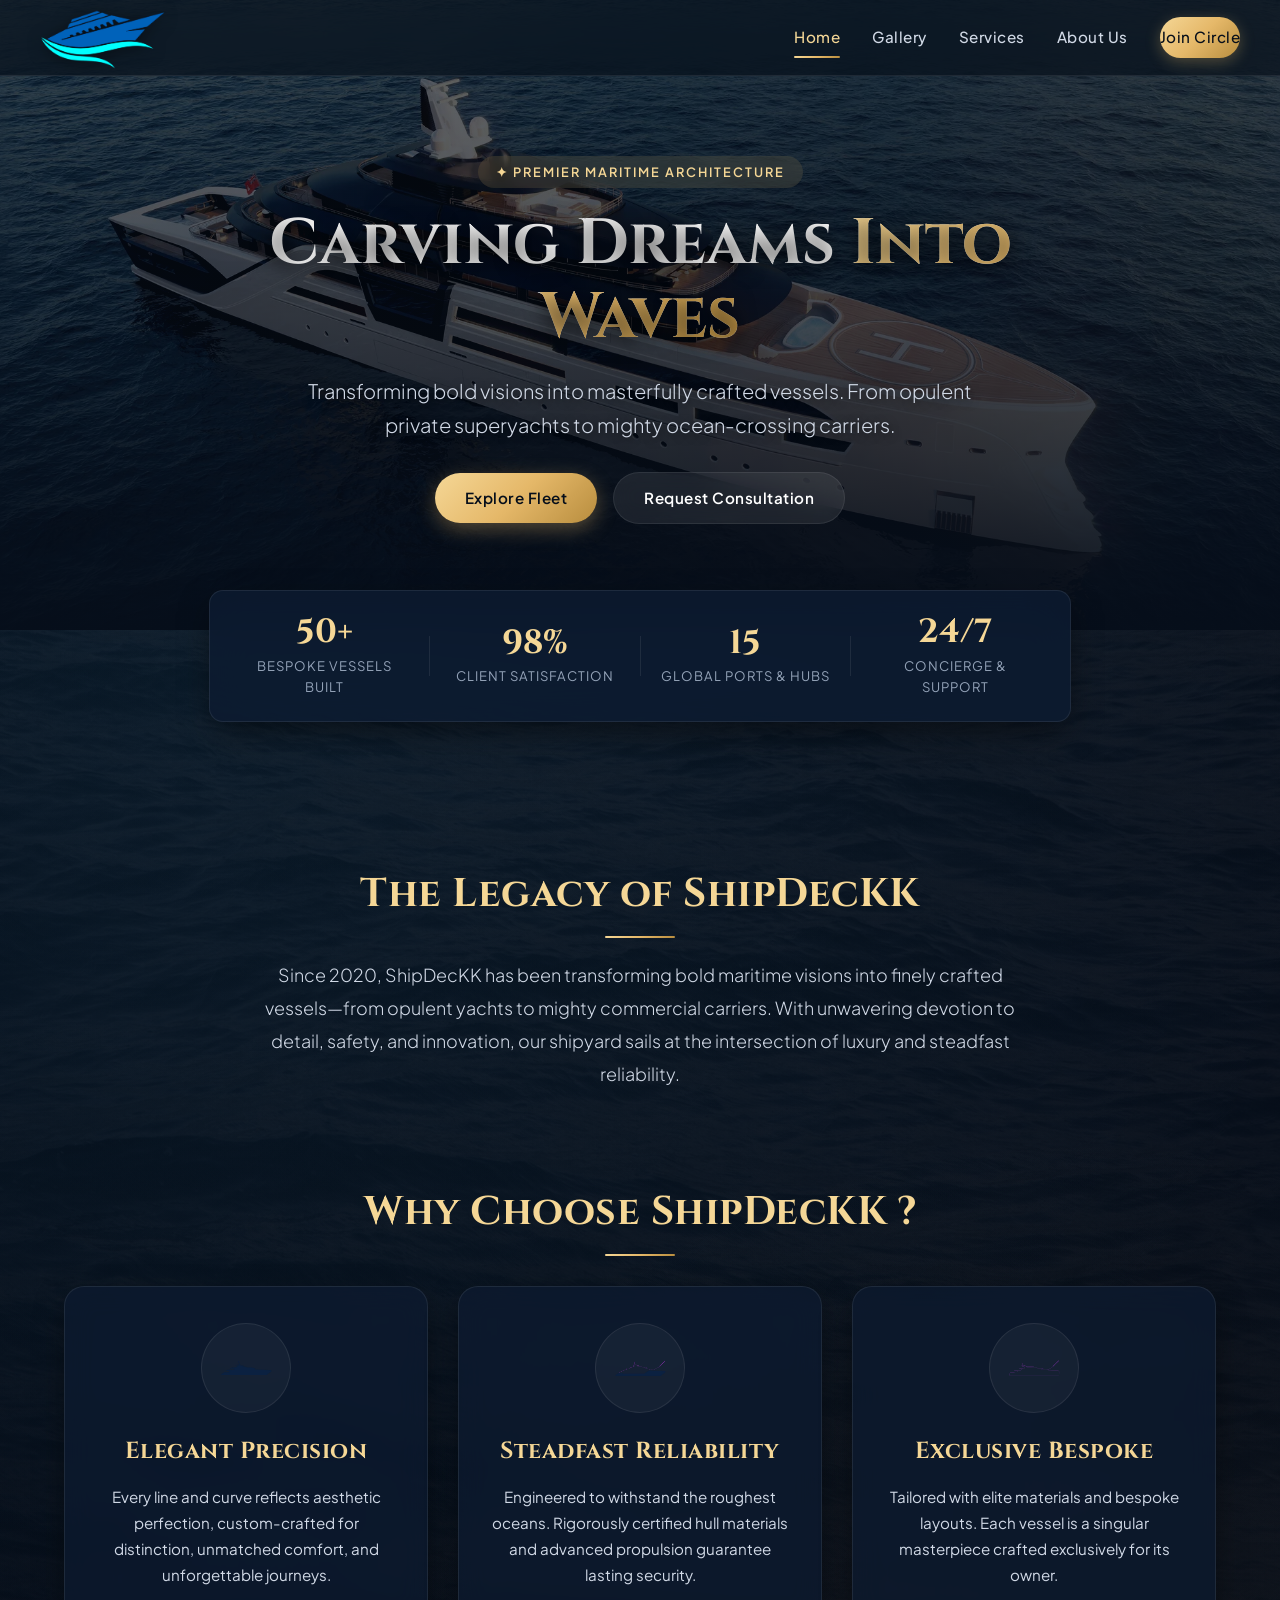
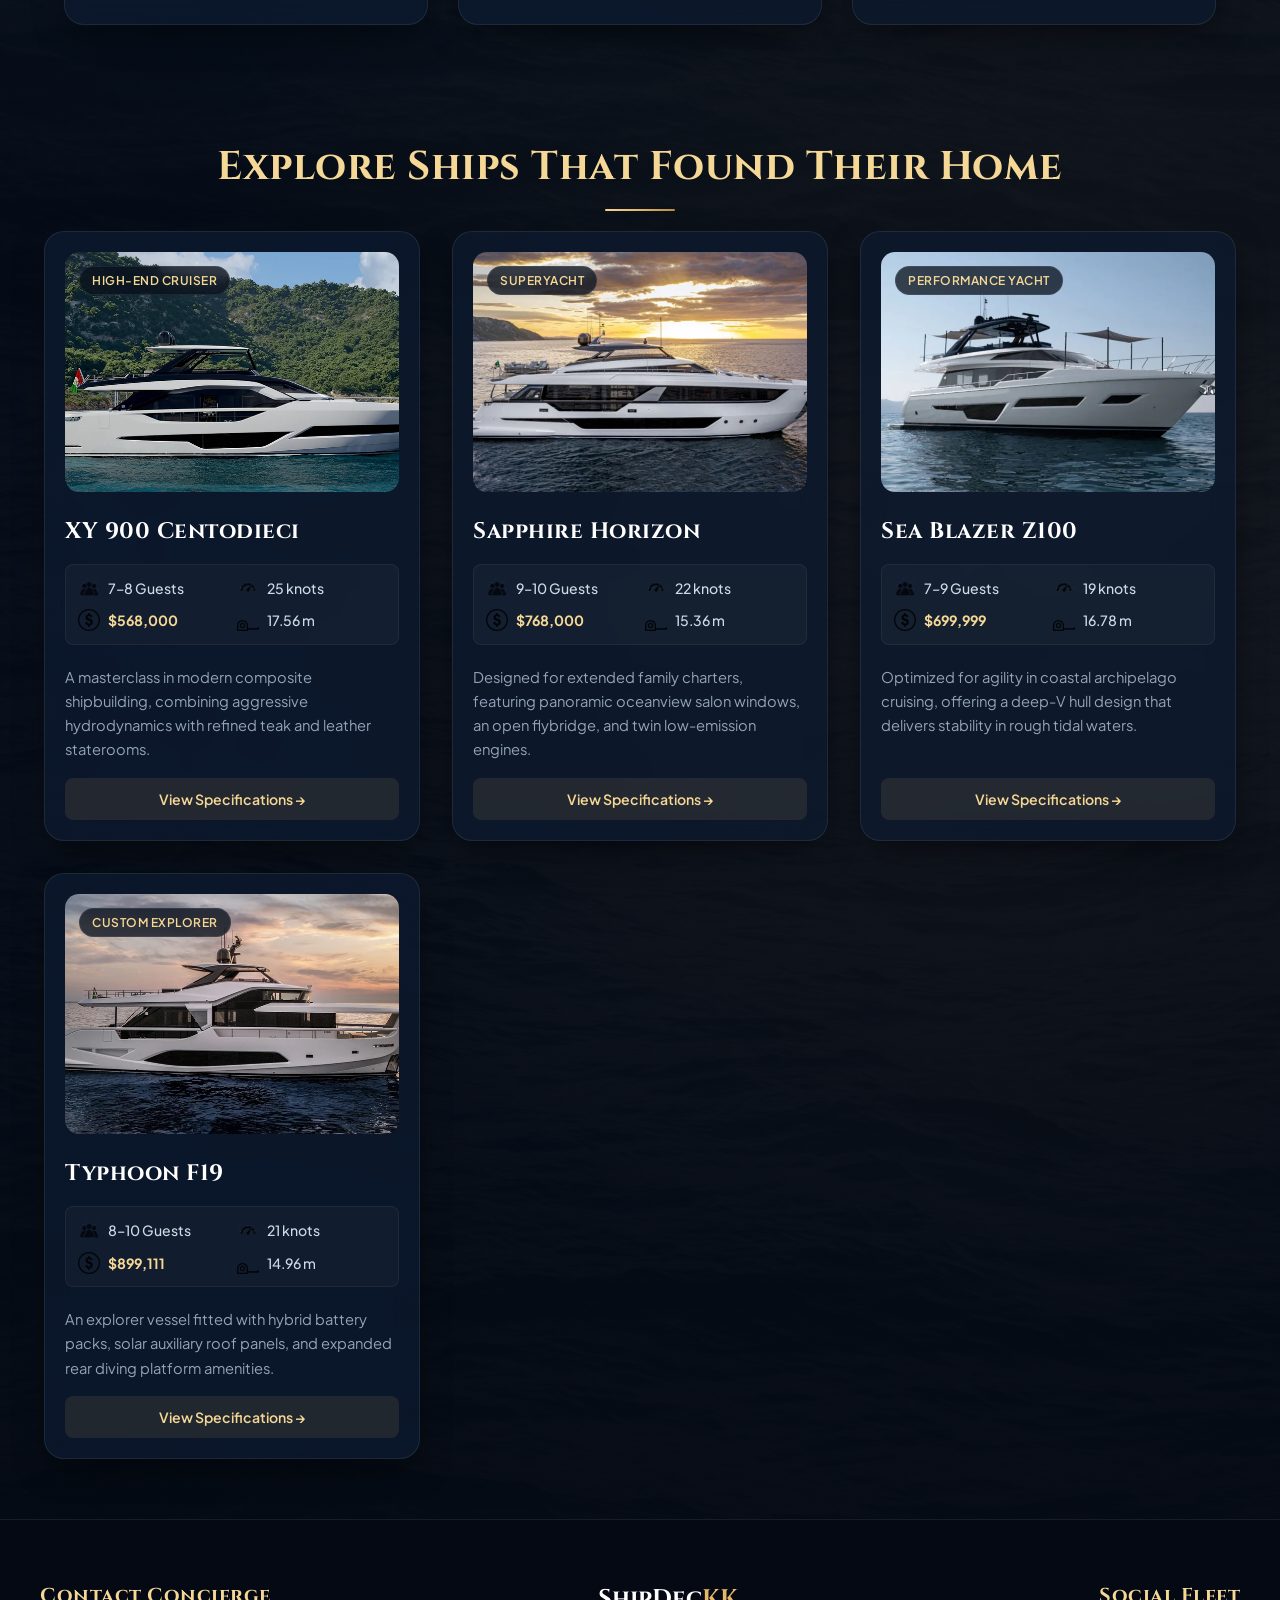
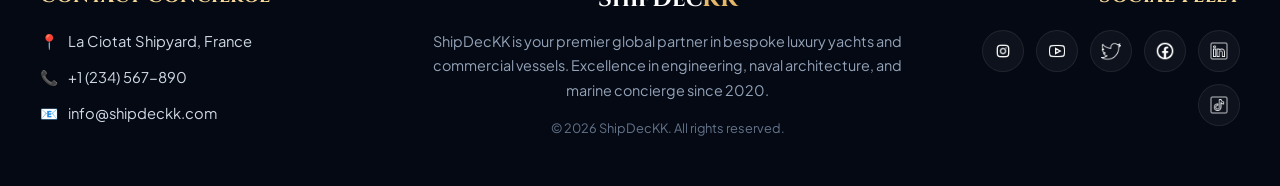
<file: index.html>
<!DOCTYPE html>
<html lang="en">
<head>
    <meta charset="UTF-8">
    <meta name="viewport" content="width=device-width, initial-scale=1.0">
    <title>ShipDecKK — Luxury Yachts & Commercial Vessels</title>
    <meta name="description" content="ShipDecKK crafts premier luxury yachts and high-performance commercial cargo ships with world-class maritime architecture.">
    <link rel="website icon" type="image/png" href="assets/img/logo-shipdeckk.png">
    <link rel="preload" as="image" href="assets/img/4223_3ba0f.webp">
    <link rel="stylesheet" href="styles.css">
</head>
<body>
    <!-- Top Header Navigation -->
    <header class="header">
        <div class="header-brand">
            <a href="index.html">
                <img src="assets/img/logo-shipdeckk.png" alt="ShipDecKK Crest Logo" class="logo" width="125" height="42">
            </a>
        </div>
        <button class="nav-toggle" id="navToggle" aria-label="Toggle Navigation Menu">
            <span></span>
            <span></span>
            <span></span>
        </button>
        <nav class="navigation"> 
            <a href="index.html" class="active">Home</a>
            <a href="gallery.html">Gallery</a>
            <a href="service.html">Services</a>
            <a href="aboutus.html">About Us</a>
            <a href="subscription.html" class="nav-cta-btn">Join Circle</a>
        </nav>
    </header>

    <!-- Hero Banner with Cinematic Overlay -->
    <section class="Header_photo">
        <picture>
            <source srcset="assets/img/4223_3ba0f.webp" type="image/webp">
            <img src="assets/img/4223_3ba0f.jpg" alt="Luxury yacht sailing across open ocean at sunset" fetchpriority="high">
        </picture>
        <div class="hero-overlay"></div>
        <div class="hero-content">
            <div class="hero-badge">✦ Premier Maritime Architecture</div>
            <h1 class="hero-title">Carving Dreams <span class="gold-accent">Into Waves</span></h1>
            <p class="hero-subtitle">
                Transforming bold visions into masterfully crafted vessels. From opulent private superyachts to mighty ocean-crossing carriers.
            </p>
            <div class="hero-actions">
                <a href="#discover" class="btn btn-primary">Explore Fleet</a>
                <a href="subscription.html" class="btn btn-glass">Request Consultation</a>
            </div>
        </div>
    </section>

    <!-- Floating Stats Strip -->
    <section class="stats-strip">
        <div class="stat-item">
            <div class="stat-number">50+</div>
            <div class="stat-label">Bespoke Vessels Built</div>
        </div>
        <div class="stat-divider"></div>
        <div class="stat-item">
            <div class="stat-number">98%</div>
            <div class="stat-label">Client Satisfaction</div>
        </div>
        <div class="stat-divider"></div>
        <div class="stat-item">
            <div class="stat-number">15</div>
            <div class="stat-label">Global Ports & Hubs</div>
        </div>
        <div class="stat-divider"></div>
        <div class="stat-item">
            <div class="stat-number">24/7</div>
            <div class="stat-label">Concierge & Support</div>
        </div>
    </section>

    <!-- Brief Company Info -->
    <section class="Brief_info">
        <div class="katakiasan">
            <h2>The Legacy of ShipDecKK</h2>
        </div>
        <div class="teks">
            <p>
                Since 2020, ShipDecKK has been transforming bold maritime visions into finely crafted vessels—from opulent yachts to mighty commercial carriers. With unwavering devotion to detail, safety, and innovation, our shipyard sails at the intersection of luxury and steadfast reliability.
            </p>
        </div>
    </section>

    <!-- Value Proposition / Pillars -->
    <section class="Why_us">
        <div class="katakiasan">
            <h2>Why Choose ShipDecKK ?</h2>
        </div>
        <div class="infoinfo">
            <div class="reason">
                <img src="assets/img/series_family.webp" alt="Elegant Design Symbol" class="symbol" loading="lazy">
                <h3 class="reasonwhy">Elegant Precision</h3>
                <p>Every line and curve reflects aesthetic perfection, custom-crafted for distinction, unmatched comfort, and unforgettable journeys.</p>
            </div>
            <div class="reason">
                <img src="assets/img/smart_custom.webp" alt="Reliable Engineering Symbol" class="symbol" loading="lazy">
                <h3 class="reasonwhy">Steadfast Reliability</h3>
                <p>Engineered to withstand the roughest oceans. Rigorously certified hull materials and advanced propulsion guarantee lasting security.</p>
            </div>
            <div class="reason">
                <img src="assets/img/full_custom.webp" alt="Exclusive Customization Symbol" class="symbol" loading="lazy">
                <h3 class="reasonwhy">Exclusive Bespoke</h3>
                <p>Tailored with elite materials and bespoke layouts. Each vessel is a singular masterpiece crafted exclusively for its owner.</p>
            </div>
        </div>
    </section>

    <!-- Featured Fleet Showcase -->
    <section id="discover">
        <div class="persuation-words">
            <h2>Explore Ships That Found Their Home</h2>
        </div>

        <div class="ship-grid">
            <!-- Vessel 1 -->
            <div class="soldship">
                <div class="ship-media-wrapper">
                    <span class="ship-badge">High-End Cruiser</span>
                    <picture>
                        <source srcset="assets/img/gambar-discover-home-3.webp" type="image/webp">
                        <img src="assets/img/gambar-discover-home-3.jpg" alt="XY 900 Centodieci luxury yacht" class="ships" loading="lazy">
                    </picture>
                </div>
                <h3 class="shipname">XY 900 Centodieci</h3>
                <div class="infoship">
                    <div class="spec-pill">
                        <img src="assets/img/logo-orang.webp" alt="Capacity Icon">
                        <p>7–8 Guests</p>
                    </div>
                    <div class="spec-pill">
                        <img src="assets/img/speedometer-icon-illustration-png.webp" alt="Speed Icon">
                        <p>25 knots</p>
                    </div>
                    <div class="spec-pill price">
                        <img src="assets/img/664936_sign_512x512.webp" alt="Price Icon">
                        <p>$568,000</p>
                    </div>
                    <div class="spec-pill">
                        <img src="assets/img/meteran-1024.webp" alt="Length Icon">
                        <p>17.56 m</p>
                    </div>
                </div>
                <p>A masterclass in modern composite shipbuilding, combining aggressive hydrodynamics with refined teak and leather staterooms.</p>
                <a href="gallery.html" class="card-action-btn">View Specifications &rarr;</a>
            </div>

            <!-- Vessel 2 -->
            <div class="soldship">
                <div class="ship-media-wrapper">
                    <span class="ship-badge">Superyacht</span>
                    <picture>
                        <source srcset="assets/img/gambar-discover-home-2.webp" type="image/webp">
                        <img src="assets/img/gambar-discover-home-2.jpg" alt="Sapphire Horizon luxury yacht" class="ships" loading="lazy">
                    </picture>
                </div>
                <h3 class="shipname">Sapphire Horizon</h3>
                <div class="infoship">
                    <div class="spec-pill">
                        <img src="assets/img/logo-orang.webp" alt="Capacity Icon">
                        <p>9–10 Guests</p>
                    </div>
                    <div class="spec-pill">
                        <img src="assets/img/speedometer-icon-illustration-png.webp" alt="Speed Icon">
                        <p>22 knots</p>
                    </div>
                    <div class="spec-pill price">
                        <img src="assets/img/664936_sign_512x512.webp" alt="Price Icon">
                        <p>$768,000</p>
                    </div>
                    <div class="spec-pill">
                        <img src="assets/img/meteran-1024.webp" alt="Length Icon">
                        <p>15.36 m</p>
                    </div>
                </div>
                <p>Designed for extended family charters, featuring panoramic oceanview salon windows, an open flybridge, and twin low-emission engines.</p>
                <a href="gallery.html" class="card-action-btn">View Specifications &rarr;</a>
            </div>

            <!-- Vessel 3 -->
            <div class="soldship">
                <div class="ship-media-wrapper">
                    <span class="ship-badge">Performance Yacht</span>
                    <picture>
                        <source srcset="assets/img/gambar-discover-home.webp" type="image/webp">
                        <img src="assets/img/gambar-discover-home.jpg" alt="Sea Blazer Z100 yacht" class="ships" loading="lazy">
                    </picture>
                </div>
                <h3 class="shipname">Sea Blazer Z100</h3>
                <div class="infoship">
                    <div class="spec-pill">
                        <img src="assets/img/logo-orang.webp" alt="Capacity Icon">
                        <p>7–9 Guests</p>
                    </div>
                    <div class="spec-pill">
                        <img src="assets/img/speedometer-icon-illustration-png.webp" alt="Speed Icon">
                        <p>19 knots</p>
                    </div>
                    <div class="spec-pill price">
                        <img src="assets/img/664936_sign_512x512.webp" alt="Price Icon">
                        <p>$699,999</p>
                    </div>
                    <div class="spec-pill">
                        <img src="assets/img/meteran-1024.webp" alt="Length Icon">
                        <p>16.78 m</p>
                    </div>
                </div>
                <p>Optimized for agility in coastal archipelago cruising, offering a deep-V hull design that delivers stability in rough tidal waters.</p>
                <a href="gallery.html" class="card-action-btn">View Specifications &rarr;</a>
            </div>

            <!-- Vessel 4 -->
            <div class="soldship">
                <div class="ship-media-wrapper">
                    <span class="ship-badge">Custom Explorer</span>
                    <picture>
                        <source srcset="assets/img/gambar-discover-home-4.webp" type="image/webp">
                        <img src="assets/img/gambar-discover-home-4.jpg" alt="Typhoon F19 yacht" class="ships" loading="lazy">
                    </picture>
                </div>
                <h3 class="shipname">Typhoon F19</h3>
                <div class="infoship">
                    <div class="spec-pill">
                        <img src="assets/img/logo-orang.webp" alt="Capacity Icon">
                        <p>8–10 Guests</p>
                    </div>
                    <div class="spec-pill">
                        <img src="assets/img/speedometer-icon-illustration-png.webp" alt="Speed Icon">
                        <p>21 knots</p>
                    </div>
                    <div class="spec-pill price">
                        <img src="assets/img/664936_sign_512x512.webp" alt="Price Icon">
                        <p>$899,111</p>
                    </div>
                    <div class="spec-pill">
                        <img src="assets/img/meteran-1024.webp" alt="Length Icon">
                        <p>14.96 m</p>
                    </div>
                </div>
                <p>An explorer vessel fitted with hybrid battery packs, solar auxiliary roof panels, and expanded rear diving platform amenities.</p>
                <a href="gallery.html" class="card-action-btn">View Specifications &rarr;</a>
            </div>
        </div>
    </section>

    <!-- Luxury Footer -->
    <footer class="footer">
        <div class="footer-left">
            <div class="contact_us">
                <h3>Contact Concierge</h3>
                <p>📍 <a href="https://www.google.com/maps/place/La+Ciotat,+France" target="_blank" rel="noopener">La Ciotat Shipyard, France</a></p>
                <p>📞 <a href="tel:+1234567890">+1 (234) 567-890</a></p>
                <p>📧 <a href="mailto:info@shipdeckk.com">info@shipdeckk.com</a></p>
            </div>

            <div class="closing">
                <div class="closing-brand">ShipDec<span>KK</span></div>
                <p>ShipDecKK is your premier global partner in bespoke luxury yachts and commercial vessels. Excellence in engineering, naval architecture, and marine concierge since 2020.</p>
                <p class="closing-copyright">&copy; 2026 ShipDecKK. All rights reserved.</p>
            </div>

            <div class="follow_us">
                <h3>Social Fleet</h3>
                <div class="iconsosmed">
                    <a href="https://www.instagram.com/" target="_blank" rel="noopener" aria-label="Instagram">
                        <img src="assets/img/icons8-instagram-48.webp" alt="Instagram">
                    </a>
                    <a href="https://www.youtube.com/" target="_blank" rel="noopener" aria-label="YouTube">
                        <img src="assets/img/icons8-youtube-32.webp" alt="YouTube">
                    </a>
                    <a href="https://www.twitter.com/" target="_blank" rel="noopener" aria-label="Twitter">
                        <img src="assets/img/icons8-twitter-bird-50.webp" alt="Twitter">
                    </a>
                    <a href="https://www.facebook.com/" target="_blank" rel="noopener" aria-label="Facebook">
                        <img src="assets/img/icons8-facebook-48.webp" alt="Facebook">
                    </a>
                    <a href="https://www.linkedin.com/" target="_blank" rel="noopener" aria-label="LinkedIn">
                        <img src="assets/img/icons8-linked-in-50.webp" alt="LinkedIn">
                    </a>
                    <a href="https://www.tiktok.com/" target="_blank" rel="noopener" aria-label="TikTok">
                        <img src="assets/img/icons8-tiktok-50.webp" alt="TikTok">
                    </a>
                </div>
            </div>
        </div>
    </footer>

    <script src="java.js"></script>
</body>
</html>
</file>
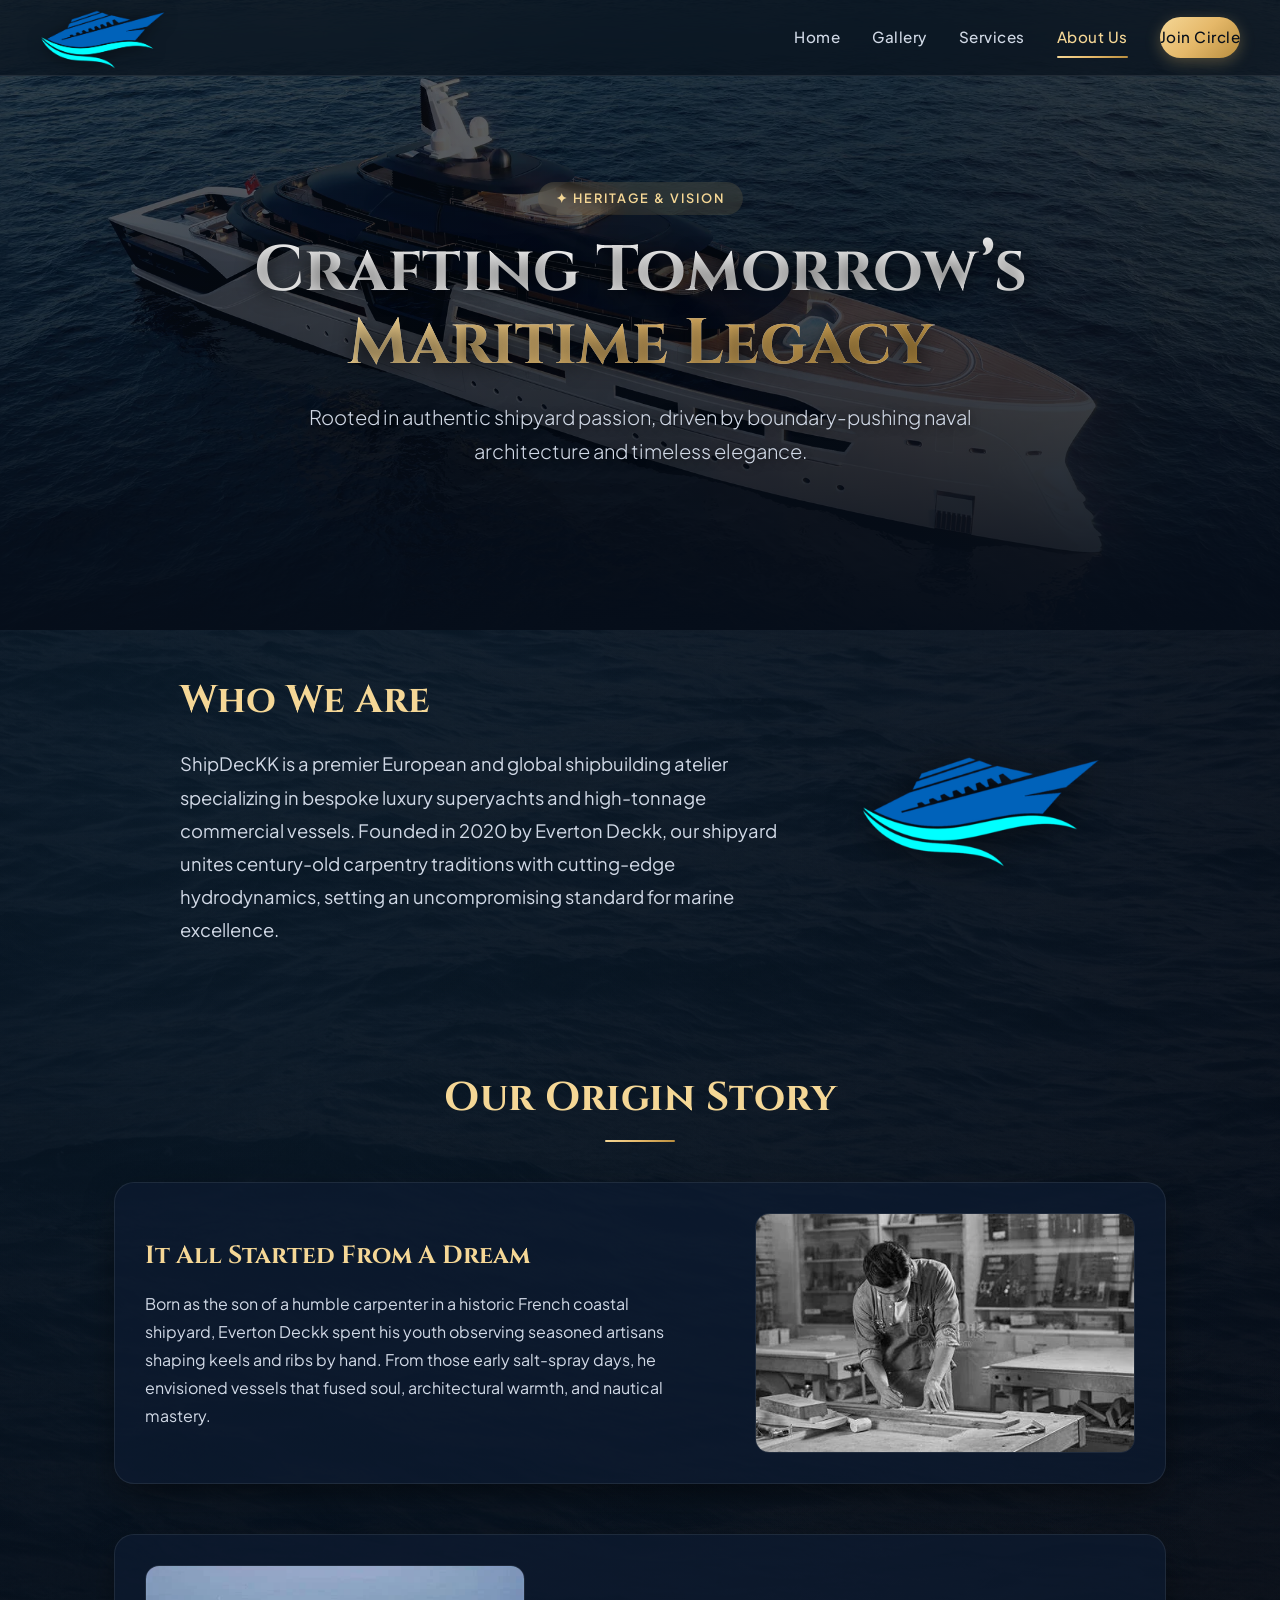
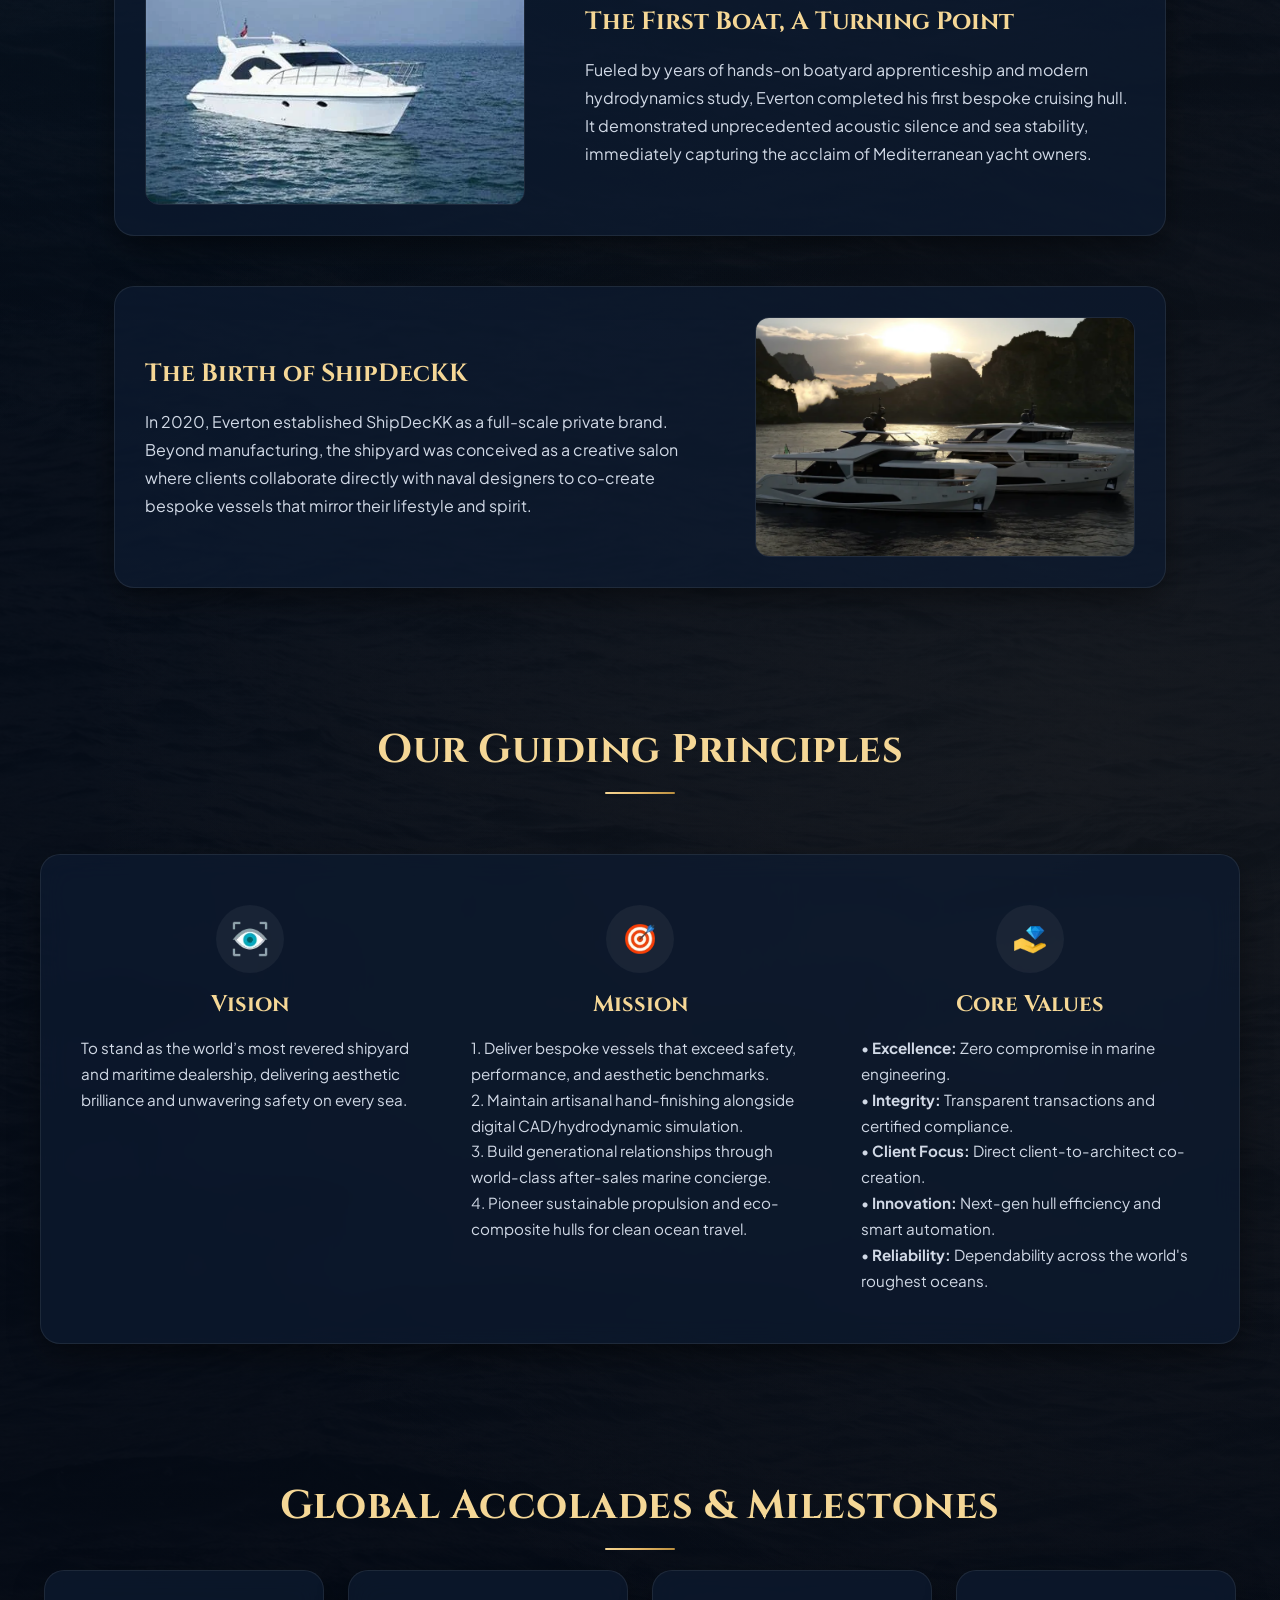
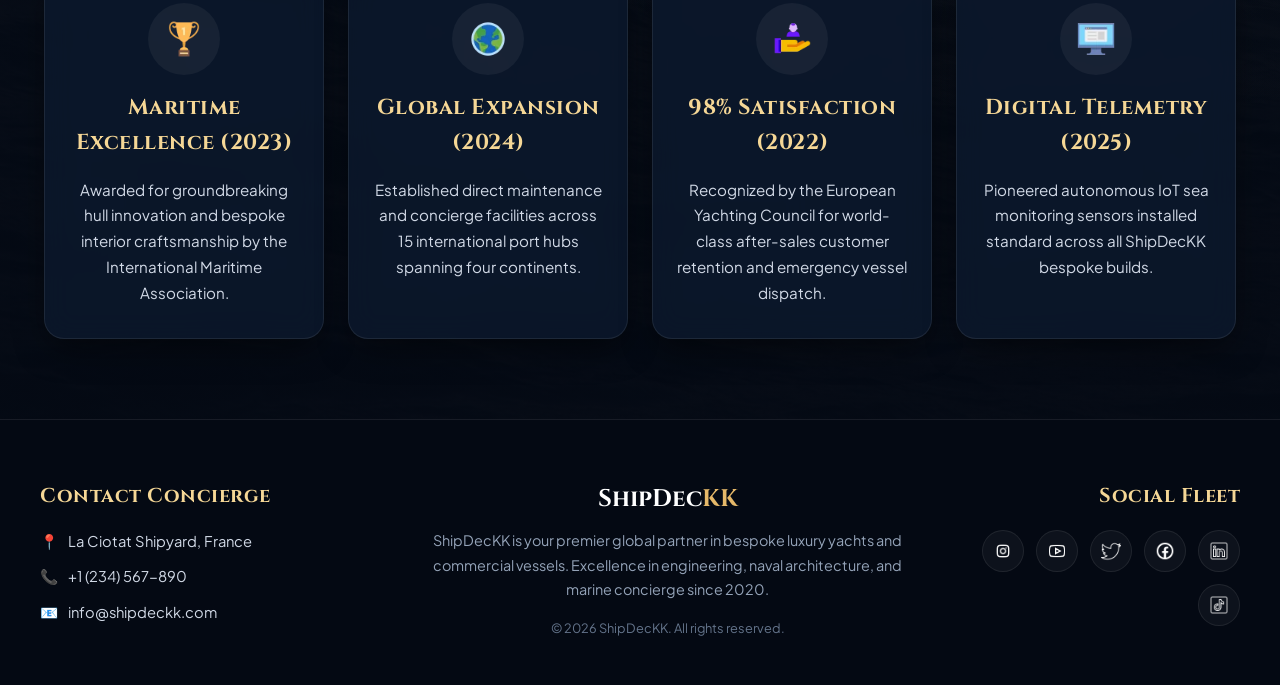
<file: aboutus.html>
<!DOCTYPE html>
<html lang="en">
<head>
    <meta charset="UTF-8">
    <meta name="viewport" content="width=device-width, initial-scale=1.0">
    <title>About Us & Heritage — ShipDecKK</title>
    <meta name="description" content="Discover the origins of ShipDecKK: founded by Everton Deckk, dedicated to luxury yacht craftsmanship, high-performance naval engineering, and ocean innovation.">
    <link rel="website icon" type="image/png" href="assets/img/logo-shipdeckk.png">
    <link rel="preload" as="image" href="assets/img/4223_3ba0f.webp">
    <link rel="stylesheet" href="styles.css">
</head>
<body>
    <!-- Top Header Navigation -->
    <header class="header">
        <div class="header-brand">
            <a href="index.html">
                <img src="assets/img/logo-shipdeckk.png" alt="ShipDecKK Crest Logo" class="logo" width="125" height="42">
            </a>
        </div>
        <button class="nav-toggle" id="navToggle" aria-label="Toggle Navigation Menu">
            <span></span>
            <span></span>
            <span></span>
        </button>
        <nav class="navigation"> 
            <a href="index.html">Home</a>
            <a href="gallery.html">Gallery</a>
            <a href="service.html">Services</a>
            <a href="aboutus.html" class="active">About Us</a>
            <a href="subscription.html" class="nav-cta-btn">Join Circle</a>
        </nav>
    </header>

    <!-- Hero Banner with Cinematic Overlay -->
    <section class="Header_photo">
        <picture>
            <source srcset="assets/img/4223_3ba0f.webp" type="image/webp">
            <img src="assets/img/4223_3ba0f.jpg" alt="Vessel cruising through tranquil waters" fetchpriority="high">
        </picture>
        <div class="hero-overlay"></div>
        <div class="hero-content">
            <div class="hero-badge">✦ Heritage & Vision</div>
            <h1 class="hero-title">Crafting Tomorrow’s <span class="gold-accent">Maritime Legacy</span></h1>
            <p class="hero-subtitle">
                Rooted in authentic shipyard passion, driven by boundary-pushing naval architecture and timeless elegance.
            </p>
        </div>
    </section>

    <!-- Who Are We -->
    <section class="infoaboutus">
        <div class="whoarewe">
            <h2 class="opening">Who We Are</h2>
            <p class="aboutshipdeck">
                ShipDecKK is a premier European and global shipbuilding atelier specializing in bespoke luxury superyachts and high-tonnage commercial vessels. Founded in 2020 by Everton Deckk, our shipyard unites century-old carpentry traditions with cutting-edge hydrodynamics, setting an uncompromising standard for marine excellence.
            </p>
        </div>
        <div>
            <img src="assets/img/logo-shipdeckk.png" alt="ShipDecKK Signature Crest" class="logoaboutus" width="240" height="80">
        </div>
    </section>

    <!-- Founder Journey / History Timeline -->
    <section>
        <div class="Cargoship">
            <h2>Our Origin Story</h2>
        </div>

        <div class="History">
            <!-- Timeline Item 1 -->
            <div class="history1">
                <div class="history1-text">
                    <h2>It All Started From A Dream</h2>
                    <p>
                        Born as the son of a humble carpenter in a historic French coastal shipyard, Everton Deckk spent his youth observing seasoned artisans shaping keels and ribs by hand. From those early salt-spray days, he envisioned vessels that fused soul, architectural warmth, and nautical mastery.
                    </p>
                </div>
                <picture>
                    <source srcset="assets/img/oip.webp" type="image/webp">
                    <img src="assets/img/oip.jpg" alt="Artisan shipwrights working in classic shipyard" class="historyimage" loading="lazy">
                </picture>
            </div>

            <!-- Timeline Item 2 -->
            <div class="history1">
                <div class="history1-text">
                    <h2>The First Boat, A Turning Point</h2>
                    <p>
                        Fueled by years of hands-on boatyard apprenticeship and modern hydrodynamics study, Everton completed his first bespoke cruising hull. It demonstrated unprecedented acoustic silence and sea stability, immediately capturing the acclaim of Mediterranean yacht owners.
                    </p>
                </div>
                <picture>
                    <source srcset="assets/img/oip-1.webp" type="image/webp">
                    <img src="assets/img/oip-1.jpg" alt="Everton Deckk's first custom yacht prototype" class="historyimage" loading="lazy">
                </picture>
            </div>

            <!-- Timeline Item 3 -->
            <div class="history1">
                <div class="history1-text">
                    <h2>The Birth of ShipDecKK</h2>
                    <p>
                        In 2020, Everton established ShipDecKK as a full-scale private brand. Beyond manufacturing, the shipyard was conceived as a creative salon where clients collaborate directly with naval designers to co-create bespoke vessels that mirror their lifestyle and spirit.
                    </p>
                </div>
                <picture>
                    <source srcset="assets/img/gambar-kapal-untuk-discover-home.webp" type="image/webp">
                    <img src="assets/img/gambar-kapal-untuk-discover-home.jpg" alt="ShipDecKK modern flagship vessel" class="historyimage" loading="lazy">
                </picture>
            </div>
        </div>
    </section>

    <!-- Vision, Mission, Values -->
    <section>
        <div class="Cargoship">
            <h2>Our Guiding Principles</h2>
        </div>

        <div class="VisMisVal">
            <div class="Vision">
                <div class="logovision">
                    <img src="assets/img/icons8-vision-50.webp" alt="Vision Icon" width="36" height="36" loading="lazy">
                </div>
                <h3 class="fontvision">Vision</h3>
                <p class="textvision">
                    To stand as the world’s most revered shipyard and maritime dealership, delivering aesthetic brilliance and unwavering safety on every sea.
                </p>
            </div>

            <div class="Vision">
                <div class="logovision">
                    <img src="assets/img/icons8-mission-50.webp" alt="Mission Icon" width="36" height="36" loading="lazy">
                </div>
                <h3 class="fontvision">Mission</h3>
                <p class="textvision1">
                    1. Deliver bespoke vessels that exceed safety, performance, and aesthetic benchmarks.<br>
                    2. Maintain artisanal hand-finishing alongside digital CAD/hydrodynamic simulation.<br>
                    3. Build generational relationships through world-class after-sales marine concierge.<br>
                    4. Pioneer sustainable propulsion and eco-composite hulls for clean ocean travel.
                </p>
            </div>

            <div class="Vision">
                <div class="logovision">
                    <img src="assets/img/icons8-value-48.webp" alt="Values Icon" width="36" height="36" loading="lazy">
                </div>
                <h3 class="fontvision">Core Values</h3>
                <p class="textvision1">
                    • <strong>Excellence:</strong> Zero compromise in marine engineering.<br>
                    • <strong>Integrity:</strong> Transparent transactions and certified compliance.<br>
                    • <strong>Client Focus:</strong> Direct client-to-architect co-creation.<br>
                    • <strong>Innovation:</strong> Next-gen hull efficiency and smart automation.<br>
                    • <strong>Reliability:</strong> Dependability across the world's roughest oceans.
                </p>
            </div>
        </div>
    </section>

    <!-- Accolades & Milestones -->
    <section>
        <div class="Cargoship">
            <h2>Global Accolades & Milestones</h2>
        </div>

        <div class="achievement-grid">
            <div class="service">
                <div class="servicelogo">
                    <div class="logoservice">
                        <img src="assets/img/icons8-trophy-50.webp" alt="Trophy Icon" width="38" height="38" loading="lazy">
                    </div>
                    <h3 class="fontservice">Maritime Excellence (2023)</h3>
                </div>
                <p class="textservice">
                    Awarded for groundbreaking hull innovation and bespoke interior craftsmanship by the International Maritime Association.
                </p>
            </div>

            <div class="service">
                <div class="servicelogo">
                    <div class="logoservice">
                        <img src="assets/img/icons8-earth-50.webp" alt="Global Icon" width="38" height="38" loading="lazy">
                    </div>
                    <h3 class="fontservice">Global Expansion (2024)</h3>
                </div>
                <p class="textservice">
                    Established direct maintenance and concierge facilities across 15 international port hubs spanning four continents.
                </p>
            </div>

            <div class="service">
                <div class="servicelogo">
                    <div class="logoservice">
                        <img src="assets/img/icons8-customer-48.webp" alt="Satisfaction Icon" width="38" height="38" loading="lazy">
                    </div>
                    <h3 class="fontservice">98% Satisfaction (2022)</h3>
                </div>
                <p class="textservice">
                    Recognized by the European Yachting Council for world-class after-sales customer retention and emergency vessel dispatch.
                </p>
            </div>

            <div class="service">
                <div class="servicelogo">
                    <div class="logoservice">
                        <img src="assets/img/icons8-digital-50.webp" alt="Innovation Icon" width="38" height="38" loading="lazy">
                    </div>
                    <h3 class="fontservice">Digital Telemetry (2025)</h3>
                </div>
                <p class="textservice">
                    Pioneered autonomous IoT sea monitoring sensors installed standard across all ShipDecKK bespoke builds.
                </p>
            </div>
        </div>
    </section>

    <!-- Luxury Footer -->
    <footer class="footer">
        <div class="footer-left">
            <div class="contact_us">
                <h3>Contact Concierge</h3>
                <p>📍 <a href="https://www.google.com/maps/place/La+Ciotat,+France" target="_blank" rel="noopener">La Ciotat Shipyard, France</a></p>
                <p>📞 <a href="tel:+1234567890">+1 (234) 567-890</a></p>
                <p>📧 <a href="mailto:info@shipdeckk.com">info@shipdeckk.com</a></p>
            </div>

            <div class="closing">
                <div class="closing-brand">ShipDec<span>KK</span></div>
                <p>ShipDecKK is your premier global partner in bespoke luxury yachts and commercial vessels. Excellence in engineering, naval architecture, and marine concierge since 2020.</p>
                <p class="closing-copyright">&copy; 2026 ShipDecKK. All rights reserved.</p>
            </div>

            <div class="follow_us">
                <h3>Social Fleet</h3>
                <div class="iconsosmed">
                    <a href="https://www.instagram.com/" target="_blank" rel="noopener" aria-label="Instagram">
                        <img src="assets/img/icons8-instagram-48.webp" alt="Instagram">
                    </a>
                    <a href="https://www.youtube.com/" target="_blank" rel="noopener" aria-label="YouTube">
                        <img src="assets/img/icons8-youtube-32.webp" alt="YouTube">
                    </a>
                    <a href="https://www.twitter.com/" target="_blank" rel="noopener" aria-label="Twitter">
                        <img src="assets/img/icons8-twitter-bird-50.webp" alt="Twitter">
                    </a>
                    <a href="https://www.facebook.com/" target="_blank" rel="noopener" aria-label="Facebook">
                        <img src="assets/img/icons8-facebook-48.webp" alt="Facebook">
                    </a>
                    <a href="https://www.linkedin.com/" target="_blank" rel="noopener" aria-label="LinkedIn">
                        <img src="assets/img/icons8-linked-in-50.webp" alt="LinkedIn">
                    </a>
                    <a href="https://www.tiktok.com/" target="_blank" rel="noopener" aria-label="TikTok">
                        <img src="assets/img/icons8-tiktok-50.webp" alt="TikTok">
                    </a>
                </div>
            </div>
        </div>
    </footer>

    <script src="java.js"></script>
</body>
</html>
</file>
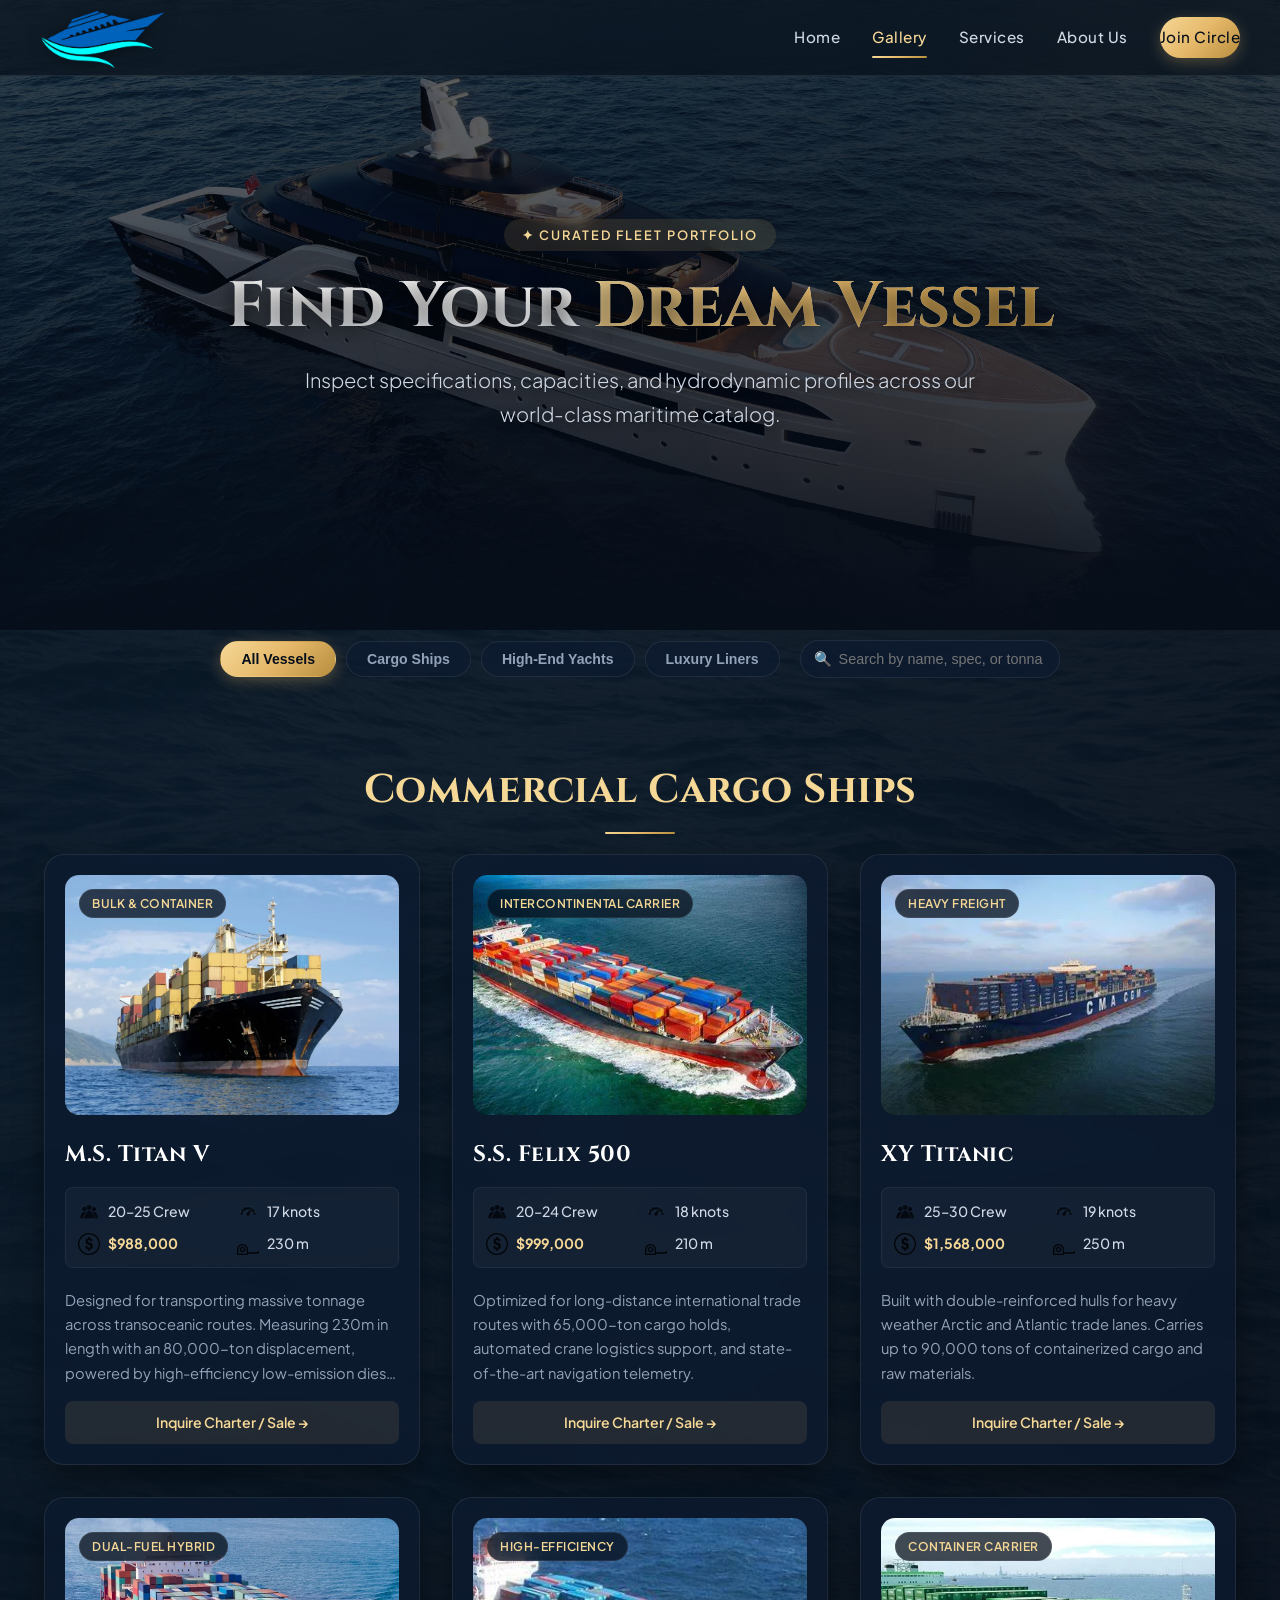
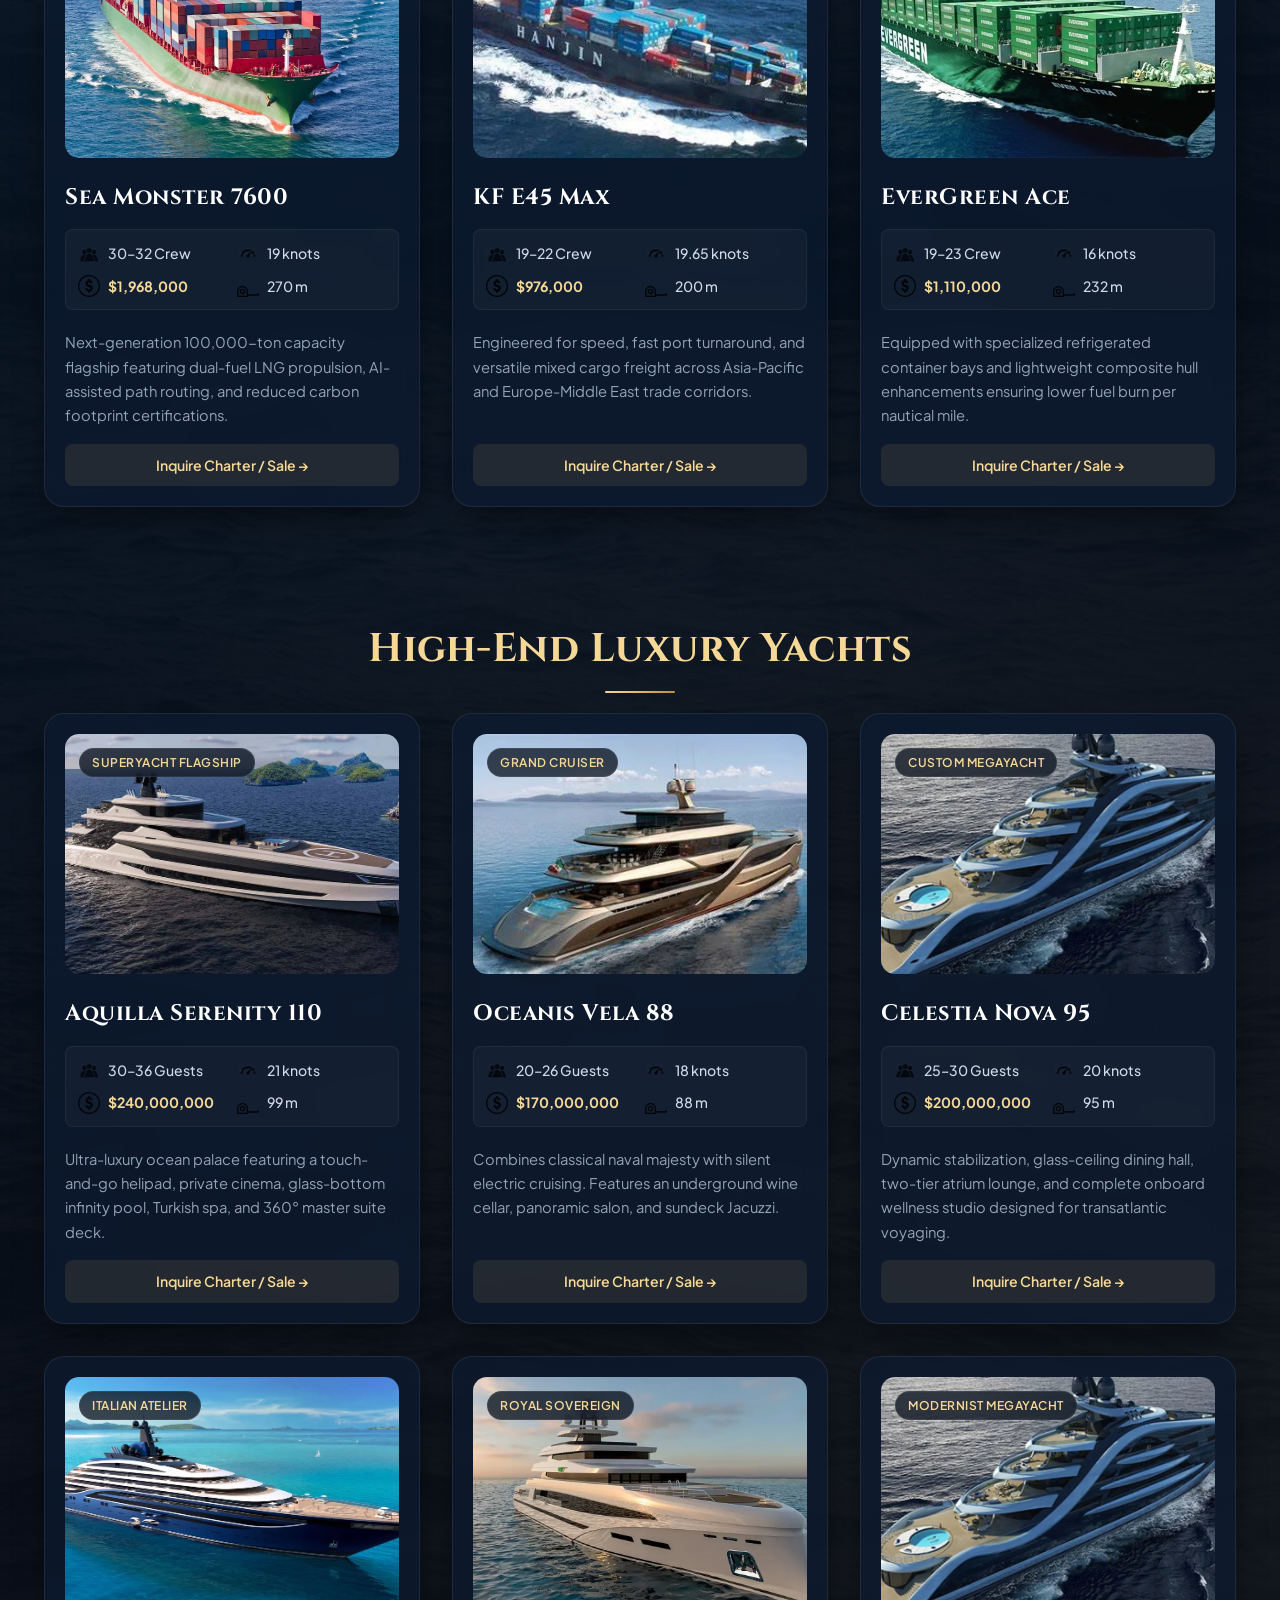
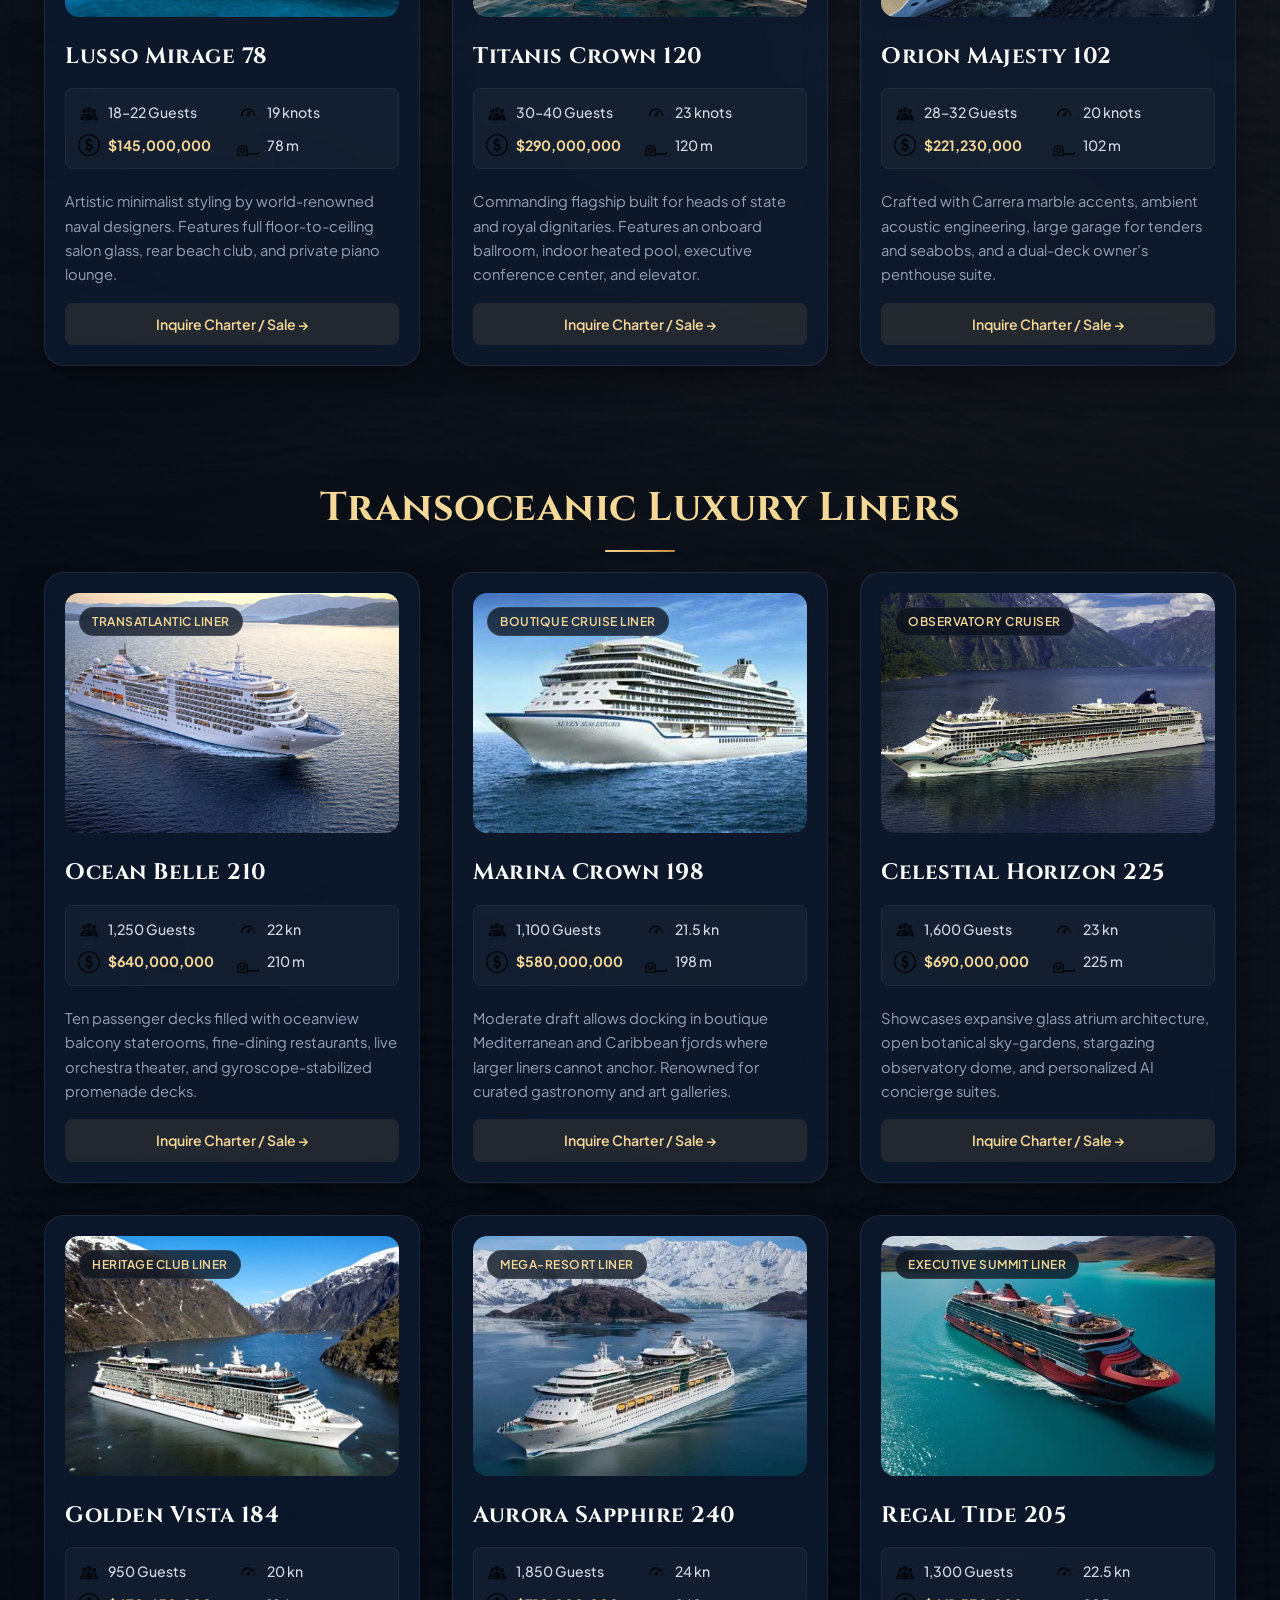
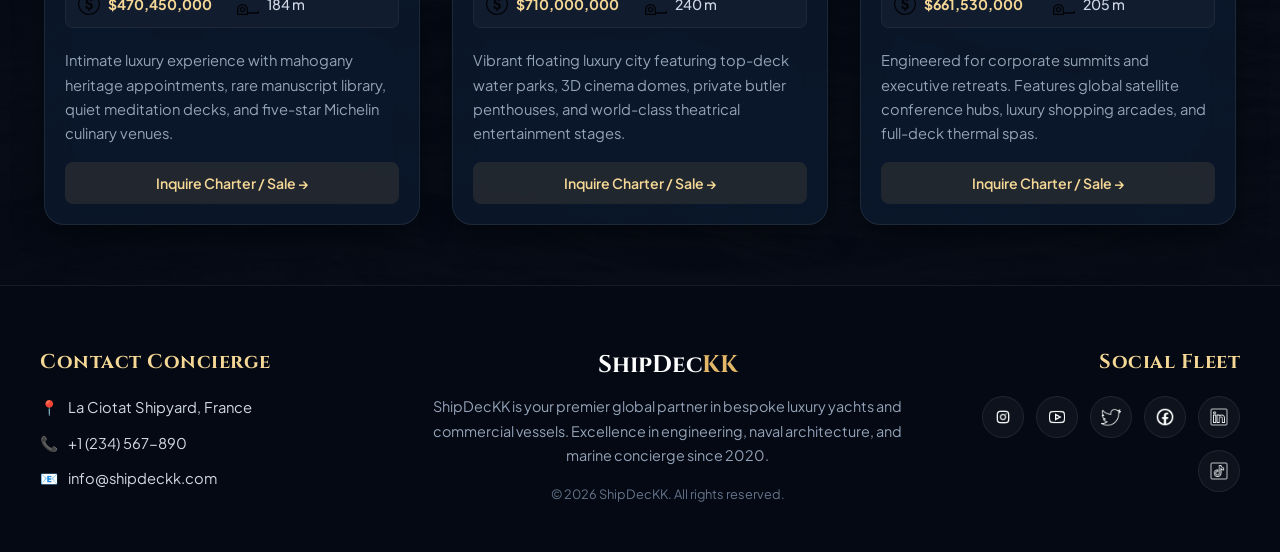
<file: gallery.html>
<!DOCTYPE html>
<html lang="en">
<head>
    <meta charset="UTF-8">
    <meta name="viewport" content="width=device-width, initial-scale=1.0">
    <title>Fleet Gallery — ShipDecKK</title>
    <meta name="description" content="Explore ShipDecKK's premier fleet: high-capacity ocean cargo ships, ultra-luxury bespoke superyachts, and transoceanic luxury liners.">
    <link rel="website icon" type="image/png" href="assets/img/logo-shipdeckk.png">
    <link rel="preload" as="image" href="assets/img/4223_3ba0f.webp">
    <link rel="stylesheet" href="styles.css">
</head>
<body>
    <!-- Top Header Navigation -->
    <header class="header">
        <div class="header-brand">
            <a href="index.html">
                <img src="assets/img/logo-shipdeckk.png" alt="ShipDecKK Crest Logo" class="logo" width="125" height="42">
            </a>
        </div>
        <button class="nav-toggle" id="navToggle" aria-label="Toggle Navigation Menu">
            <span></span>
            <span></span>
            <span></span>
        </button>
        <nav class="navigation"> 
            <a href="index.html">Home</a>
            <a href="gallery.html" class="active">Gallery</a>
            <a href="service.html">Services</a>
            <a href="aboutus.html">About Us</a>
            <a href="subscription.html" class="nav-cta-btn">Join Circle</a>
        </nav>
    </header>

    <!-- Hero Banner with Cinematic Overlay -->
    <section class="Header_photo">
        <picture>
            <source srcset="assets/img/4223_3ba0f.webp" type="image/webp">
            <img src="assets/img/4223_3ba0f.jpg" alt="Vessel cruising through tranquil waters" fetchpriority="high">
        </picture>
        <div class="hero-overlay"></div>
        <div class="hero-content">
            <div class="hero-badge">✦ Curated Fleet Portfolio</div>
            <h1 class="hero-title">Find Your <span class="gold-accent">Dream Vessel</span></h1>
            <p class="hero-subtitle">
                Inspect specifications, capacities, and hydrodynamic profiles across our world-class maritime catalog.
            </p>
        </div>
    </section>

    <!-- Interactive Filter & Live Search Controls -->
    <section class="gallery-controls">
        <div class="filter-tabs">
            <button class="filter-btn active" data-category="all">All Vessels</button>
            <button class="filter-btn" data-category="cargo">Cargo Ships</button>
            <button class="filter-btn" data-category="yacht">High-End Yachts</button>
            <button class="filter-btn" data-category="liner">Luxury Liners</button>
        </div>
        <div class="gallery-search-box">
            <span class="search-icon">🔍</span>
            <input type="text" id="gallerySearch" class="gallery-search-input" placeholder="Search by name, spec, or tonnage..." aria-label="Search fleet">
        </div>
    </section>

    <!-- Empty Search State -->
    <div id="noResults" class="no-results-state">
        <h3 style="font-family: var(--font-heading); color: var(--gold-light); margin-bottom: 8px;">No Vessels Found</h3>
        <p style="color: var(--text-muted); font-size: 0.95rem;">Try modifying your search criteria or switching to a different category tab.</p>
    </div>

    <!-- Category 1: Cargo Ships -->
    <section class="gallery-section" data-section-category="cargo">
        <div class="Cargoship">
            <h2>Commercial Cargo Ships</h2>
        </div>

        <div class="CargoShip-grid">
            <!-- Cargo 1 -->
            <div class="soldyacht" data-category="cargo">
                <div class="ship-media-wrapper">
                    <span class="ship-badge">Bulk & Container</span>
                    <picture>
                        <source srcset="assets/img/cargo-ships-1.webp" type="image/webp">
                        <img src="assets/img/cargo-ships-1.jpg" alt="M.S. Titan V cargo ship" class="yachts" loading="lazy">
                    </picture>
                </div>
                <h3 class="yachtname">M.S. Titan V</h3>
                <div class="infoyacht">
                    <div class="spec-pill">
                        <img src="assets/img/logo-orang.webp" alt="Crew Capacity">
                        <p>20–25 Crew</p>
                    </div>
                    <div class="spec-pill">
                        <img src="assets/img/speedometer-icon-illustration-png.webp" alt="Speed">
                        <p>17 knots</p>
                    </div>
                    <div class="spec-pill price">
                        <img src="assets/img/664936_sign_512x512.webp" alt="Price">
                        <p>$988,000</p>
                    </div>
                    <div class="spec-pill">
                        <img src="assets/img/meteran-1024.webp" alt="Length">
                        <p>230 m</p>
                    </div>
                </div>
                <p>Designed for transporting massive tonnage across transoceanic routes. Measuring 230m in length with an 80,000-ton displacement, powered by high-efficiency low-emission diesel engineering.</p>
                <a href="subscription.html" class="card-action-btn">Inquire Charter / Sale &rarr;</a>
            </div>

            <!-- Cargo 2 -->
            <div class="soldyacht" data-category="cargo">
                <div class="ship-media-wrapper">
                    <span class="ship-badge">Intercontinental Carrier</span>
                    <picture>
                        <source srcset="assets/img/cargo-ships-2.webp" type="image/webp">
                        <img src="assets/img/cargo-ships-2.jpg" alt="S.S. Felix 500 cargo ship" class="yachts" loading="lazy">
                    </picture>
                </div>
                <h3 class="yachtname">S.S. Felix 500</h3>
                <div class="infoyacht">
                    <div class="spec-pill">
                        <img src="assets/img/logo-orang.webp" alt="Crew Capacity">
                        <p>20–24 Crew</p>
                    </div>
                    <div class="spec-pill">
                        <img src="assets/img/speedometer-icon-illustration-png.webp" alt="Speed">
                        <p>18 knots</p>
                    </div>
                    <div class="spec-pill price">
                        <img src="assets/img/664936_sign_512x512.webp" alt="Price">
                        <p>$999,000</p>
                    </div>
                    <div class="spec-pill">
                        <img src="assets/img/meteran-1024.webp" alt="Length">
                        <p>210 m</p>
                    </div>
                </div>
                <p>Optimized for long-distance international trade routes with 65,000-ton cargo holds, automated crane logistics support, and state-of-the-art navigation telemetry.</p>
                <a href="subscription.html" class="card-action-btn">Inquire Charter / Sale &rarr;</a>
            </div>

            <!-- Cargo 3 -->
            <div class="soldyacht" data-category="cargo">
                <div class="ship-media-wrapper">
                    <span class="ship-badge">Heavy Freight</span>
                    <picture>
                        <source srcset="assets/img/cargo-ships-3.webp" type="image/webp">
                        <img src="assets/img/cargo-ships-3.jpg" alt="XY Titanic cargo ship" class="yachts" loading="lazy">
                    </picture>
                </div>
                <h3 class="yachtname">XY Titanic</h3>
                <div class="infoyacht">
                    <div class="spec-pill">
                        <img src="assets/img/logo-orang.webp" alt="Crew Capacity">
                        <p>25–30 Crew</p>
                    </div>
                    <div class="spec-pill">
                        <img src="assets/img/speedometer-icon-illustration-png.webp" alt="Speed">
                        <p>19 knots</p>
                    </div>
                    <div class="spec-pill price">
                        <img src="assets/img/664936_sign_512x512.webp" alt="Price">
                        <p>$1,568,000</p>
                    </div>
                    <div class="spec-pill">
                        <img src="assets/img/meteran-1024.webp" alt="Length">
                        <p>250 m</p>
                    </div>
                </div>
                <p>Built with double-reinforced hulls for heavy weather Arctic and Atlantic trade lanes. Carries up to 90,000 tons of containerized cargo and raw materials.</p>
                <a href="subscription.html" class="card-action-btn">Inquire Charter / Sale &rarr;</a>
            </div>

            <!-- Cargo 4 -->
            <div class="soldyacht" data-category="cargo">
                <div class="ship-media-wrapper">
                    <span class="ship-badge">Dual-Fuel Hybrid</span>
                    <picture>
                        <source srcset="assets/img/cargo-ships-4.webp" type="image/webp">
                        <img src="assets/img/cargo-ships-4.jpg" alt="Sea Monster 7600 cargo ship" class="yachts" loading="lazy">
                    </picture>
                </div>
                <h3 class="yachtname">Sea Monster 7600</h3>
                <div class="infoyacht">
                    <div class="spec-pill">
                        <img src="assets/img/logo-orang.webp" alt="Crew Capacity">
                        <p>30–32 Crew</p>
                    </div>
                    <div class="spec-pill">
                        <img src="assets/img/speedometer-icon-illustration-png.webp" alt="Speed">
                        <p>19 knots</p>
                    </div>
                    <div class="spec-pill price">
                        <img src="assets/img/664936_sign_512x512.webp" alt="Price">
                        <p>$1,968,000</p>
                    </div>
                    <div class="spec-pill">
                        <img src="assets/img/meteran-1024.webp" alt="Length">
                        <p>270 m</p>
                    </div>
                </div>
                <p>Next-generation 100,000-ton capacity flagship featuring dual-fuel LNG propulsion, AI-assisted path routing, and reduced carbon footprint certifications.</p>
                <a href="subscription.html" class="card-action-btn">Inquire Charter / Sale &rarr;</a>
            </div>

            <!-- Cargo 5 -->
            <div class="soldyacht" data-category="cargo">
                <div class="ship-media-wrapper">
                    <span class="ship-badge">High-Efficiency</span>
                    <picture>
                        <source srcset="assets/img/cargo-ships-5.webp" type="image/webp">
                        <img src="assets/img/cargo-ships-5.jpg" alt="KF E45 Max cargo ship" class="yachts" loading="lazy">
                    </picture>
                </div>
                <h3 class="yachtname">KF E45 Max</h3>
                <div class="infoyacht">
                    <div class="spec-pill">
                        <img src="assets/img/logo-orang.webp" alt="Crew Capacity">
                        <p>19–22 Crew</p>
                    </div>
                    <div class="spec-pill">
                        <img src="assets/img/speedometer-icon-illustration-png.webp" alt="Speed">
                        <p>19.65 knots</p>
                    </div>
                    <div class="spec-pill price">
                        <img src="assets/img/664936_sign_512x512.webp" alt="Price">
                        <p>$976,000</p>
                    </div>
                    <div class="spec-pill">
                        <img src="assets/img/meteran-1024.webp" alt="Length">
                        <p>200 m</p>
                    </div>
                </div>
                <p>Engineered for speed, fast port turnaround, and versatile mixed cargo freight across Asia-Pacific and Europe-Middle East trade corridors.</p>
                <a href="subscription.html" class="card-action-btn">Inquire Charter / Sale &rarr;</a>
            </div>

            <!-- Cargo 6 -->
            <div class="soldyacht" data-category="cargo">
                <div class="ship-media-wrapper">
                    <span class="ship-badge">Container Carrier</span>
                    <picture>
                        <source srcset="assets/img/kargo-ship-6.webp" type="image/webp">
                        <img src="assets/img/kargo-ship-6.jpg" alt="EverGreen Ace cargo ship" class="yachts" loading="lazy">
                    </picture>
                </div>
                <h3 class="yachtname">EverGreen Ace</h3>
                <div class="infoyacht">
                    <div class="spec-pill">
                        <img src="assets/img/logo-orang.webp" alt="Crew Capacity">
                        <p>19–23 Crew</p>
                    </div>
                    <div class="spec-pill">
                        <img src="assets/img/speedometer-icon-illustration-png.webp" alt="Speed">
                        <p>16 knots</p>
                    </div>
                    <div class="spec-pill price">
                        <img src="assets/img/664936_sign_512x512.webp" alt="Price">
                        <p>$1,110,000</p>
                    </div>
                    <div class="spec-pill">
                        <img src="assets/img/meteran-1024.webp" alt="Length">
                        <p>232 m</p>
                    </div>
                </div>
                <p>Equipped with specialized refrigerated container bays and lightweight composite hull enhancements ensuring lower fuel burn per nautical mile.</p>
                <a href="subscription.html" class="card-action-btn">Inquire Charter / Sale &rarr;</a>
            </div>
        </div>
    </section>

    <!-- Category 2: High-End Yachts -->
    <section class="gallery-section" data-section-category="yacht">
        <div class="Cargoship">
            <h2>High-End Luxury Yachts</h2>
        </div>

        <div class="CargoShip-grid">
            <!-- Yacht 1 -->
            <div class="soldyacht" data-category="yacht">
                <div class="ship-media-wrapper">
                    <span class="ship-badge">Superyacht Flagship</span>
                    <picture>
                        <source srcset="assets/img/high-end-yachts.webp" type="image/webp">
                        <img src="assets/img/high-end-yachts.jpg" alt="Aquilla Serenity 110 superyacht" class="yachts" loading="lazy">
                    </picture>
                </div>
                <h3 class="yachtname">Aquilla Serenity 110</h3>
                <div class="infoyacht">
                    <div class="spec-pill">
                        <img src="assets/img/logo-orang.webp" alt="Guests">
                        <p>30–36 Guests</p>
                    </div>
                    <div class="spec-pill">
                        <img src="assets/img/speedometer-icon-illustration-png.webp" alt="Speed">
                        <p>21 knots</p>
                    </div>
                    <div class="spec-pill price">
                        <img src="assets/img/664936_sign_512x512.webp" alt="Price">
                        <p>$240,000,000</p>
                    </div>
                    <div class="spec-pill">
                        <img src="assets/img/meteran-1024.webp" alt="Length">
                        <p>99 m</p>
                    </div>
                </div>
                <p>Ultra-luxury ocean palace featuring a touch-and-go helipad, private cinema, glass-bottom infinity pool, Turkish spa, and 360° master suite deck.</p>
                <a href="subscription.html" class="card-action-btn">Inquire Charter / Sale &rarr;</a>
            </div>

            <!-- Yacht 2 -->
            <div class="soldyacht" data-category="yacht">
                <div class="ship-media-wrapper">
                    <span class="ship-badge">Grand Cruiser</span>
                    <picture>
                        <source srcset="assets/img/high-end-yachts-2.webp" type="image/webp">
                        <img src="assets/img/high-end-yachts-2.jpg" alt="Oceanis Vela 88 luxury yacht" class="yachts" loading="lazy">
                    </picture>
                </div>
                <h3 class="yachtname">Oceanis Vela 88</h3>
                <div class="infoyacht">
                    <div class="spec-pill">
                        <img src="assets/img/logo-orang.webp" alt="Guests">
                        <p>20–26 Guests</p>
                    </div>
                    <div class="spec-pill">
                        <img src="assets/img/speedometer-icon-illustration-png.webp" alt="Speed">
                        <p>18 knots</p>
                    </div>
                    <div class="spec-pill price">
                        <img src="assets/img/664936_sign_512x512.webp" alt="Price">
                        <p>$170,000,000</p>
                    </div>
                    <div class="spec-pill">
                        <img src="assets/img/meteran-1024.webp" alt="Length">
                        <p>88 m</p>
                    </div>
                </div>
                <p>Combines classical naval majesty with silent electric cruising. Features an underground wine cellar, panoramic salon, and sundeck Jacuzzi.</p>
                <a href="subscription.html" class="card-action-btn">Inquire Charter / Sale &rarr;</a>
            </div>

            <!-- Yacht 3 -->
            <div class="soldyacht" data-category="yacht">
                <div class="ship-media-wrapper">
                    <span class="ship-badge">Custom Megayacht</span>
                    <picture>
                        <source srcset="assets/img/high-end-yachts-6.webp" type="image/webp">
                        <img src="assets/img/high-end-yachts-6.jpg" alt="Celestia Nova 95 luxury yacht" class="yachts" loading="lazy">
                    </picture>
                </div>
                <h3 class="yachtname">Celestia Nova 95</h3>
                <div class="infoyacht">
                    <div class="spec-pill">
                        <img src="assets/img/logo-orang.webp" alt="Guests">
                        <p>25–30 Guests</p>
                    </div>
                    <div class="spec-pill">
                        <img src="assets/img/speedometer-icon-illustration-png.webp" alt="Speed">
                        <p>20 knots</p>
                    </div>
                    <div class="spec-pill price">
                        <img src="assets/img/664936_sign_512x512.webp" alt="Price">
                        <p>$200,000,000</p>
                    </div>
                    <div class="spec-pill">
                        <img src="assets/img/meteran-1024.webp" alt="Length">
                        <p>95 m</p>
                    </div>
                </div>
                <p>Dynamic stabilization, glass-ceiling dining hall, two-tier atrium lounge, and complete onboard wellness studio designed for transatlantic voyaging.</p>
                <a href="subscription.html" class="card-action-btn">Inquire Charter / Sale &rarr;</a>
            </div>

            <!-- Yacht 4 -->
            <div class="soldyacht" data-category="yacht">
                <div class="ship-media-wrapper">
                    <span class="ship-badge">Italian Atelier</span>
                    <picture>
                        <source srcset="assets/img/high-end-yahcts-4.webp" type="image/webp">
                        <img src="assets/img/high-end-yahcts-4.jpg" alt="Lusso Mirage 78 luxury yacht" class="yachts" loading="lazy">
                    </picture>
                </div>
                <h3 class="yachtname">Lusso Mirage 78</h3>
                <div class="infoyacht">
                    <div class="spec-pill">
                        <img src="assets/img/logo-orang.webp" alt="Guests">
                        <p>18–22 Guests</p>
                    </div>
                    <div class="spec-pill">
                        <img src="assets/img/speedometer-icon-illustration-png.webp" alt="Speed">
                        <p>19 knots</p>
                    </div>
                    <div class="spec-pill price">
                        <img src="assets/img/664936_sign_512x512.webp" alt="Price">
                        <p>$145,000,000</p>
                    </div>
                    <div class="spec-pill">
                        <img src="assets/img/meteran-1024.webp" alt="Length">
                        <p>78 m</p>
                    </div>
                </div>
                <p>Artistic minimalist styling by world-renowned naval designers. Features full floor-to-ceiling salon glass, rear beach club, and private piano lounge.</p>
                <a href="subscription.html" class="card-action-btn">Inquire Charter / Sale &rarr;</a>
            </div>

            <!-- Yacht 5 -->
            <div class="soldyacht" data-category="yacht">
                <div class="ship-media-wrapper">
                    <span class="ship-badge">Royal Sovereign</span>
                    <picture>
                        <source srcset="assets/img/high-end-yachts-5.webp" type="image/webp">
                        <img src="assets/img/high-end-yachts-5.jpg" alt="Titanis Crown 120 luxury yacht" class="yachts" loading="lazy">
                    </picture>
                </div>
                <h3 class="yachtname">Titanis Crown 120</h3>
                <div class="infoyacht">
                    <div class="spec-pill">
                        <img src="assets/img/logo-orang.webp" alt="Guests">
                        <p>30–40 Guests</p>
                    </div>
                    <div class="spec-pill">
                        <img src="assets/img/speedometer-icon-illustration-png.webp" alt="Speed">
                        <p>23 knots</p>
                    </div>
                    <div class="spec-pill price">
                        <img src="assets/img/664936_sign_512x512.webp" alt="Price">
                        <p>$290,000,000</p>
                    </div>
                    <div class="spec-pill">
                        <img src="assets/img/meteran-1024.webp" alt="Length">
                        <p>120 m</p>
                    </div>
                </div>
                <p>Commanding flagship built for heads of state and royal dignitaries. Features an onboard ballroom, indoor heated pool, executive conference center, and elevator.</p>
                <a href="subscription.html" class="card-action-btn">Inquire Charter / Sale &rarr;</a>
            </div>

            <!-- Yacht 6 -->
            <div class="soldyacht" data-category="yacht">
                <div class="ship-media-wrapper">
                    <span class="ship-badge">Modernist Megayacht</span>
                    <picture>
                        <source srcset="assets/img/high-end-yachts-6.webp" type="image/webp">
                        <img src="assets/img/high-end-yachts-6.jpg" alt="Orion Majesty 102 luxury yacht" class="yachts" loading="lazy">
                    </picture>
                </div>
                <h3 class="yachtname">Orion Majesty 102</h3>
                <div class="infoyacht">
                    <div class="spec-pill">
                        <img src="assets/img/logo-orang.webp" alt="Guests">
                        <p>28–32 Guests</p>
                    </div>
                    <div class="spec-pill">
                        <img src="assets/img/speedometer-icon-illustration-png.webp" alt="Speed">
                        <p>20 knots</p>
                    </div>
                    <div class="spec-pill price">
                        <img src="assets/img/664936_sign_512x512.webp" alt="Price">
                        <p>$221,230,000</p>
                    </div>
                    <div class="spec-pill">
                        <img src="assets/img/meteran-1024.webp" alt="Length">
                        <p>102 m</p>
                    </div>
                </div>
                <p>Crafted with Carrera marble accents, ambient acoustic engineering, large garage for tenders and seabobs, and a dual-deck owner’s penthouse suite.</p>
                <a href="subscription.html" class="card-action-btn">Inquire Charter / Sale &rarr;</a>
            </div>
        </div>
    </section>

    <!-- Category 3: Luxury Liners -->
    <section class="gallery-section" data-section-category="liner">
        <div class="Cargoship">
            <h2>Transoceanic Luxury Liners</h2>
        </div>

        <div class="CargoShip-grid">
            <!-- Liner 1 -->
            <div class="soldyacht" data-category="liner">
                <div class="ship-media-wrapper">
                    <span class="ship-badge">Transatlantic Liner</span>
                    <picture>
                        <source srcset="assets/img/lux-lin-1.webp" type="image/webp">
                        <img src="assets/img/lux-lin-1.jpg" alt="Ocean Belle 210 luxury ocean liner" class="yachts" loading="lazy">
                    </picture>
                </div>
                <h3 class="yachtname">Ocean Belle 210</h3>
                <div class="infoyacht">
                    <div class="spec-pill">
                        <img src="assets/img/logo-orang.webp" alt="Capacity">
                        <p>1,250 Guests</p>
                    </div>
                    <div class="spec-pill">
                        <img src="assets/img/speedometer-icon-illustration-png.webp" alt="Speed">
                        <p>22 kn</p>
                    </div>
                    <div class="spec-pill price">
                        <img src="assets/img/664936_sign_512x512.webp" alt="Price">
                        <p>$640,000,000</p>
                    </div>
                    <div class="spec-pill">
                        <img src="assets/img/meteran-1024.webp" alt="Length">
                        <p>210 m</p>
                    </div>
                </div>
                <p>Ten passenger decks filled with oceanview balcony staterooms, fine-dining restaurants, live orchestra theater, and gyroscope-stabilized promenade decks.</p>
                <a href="subscription.html" class="card-action-btn">Inquire Charter / Sale &rarr;</a>
            </div>

            <!-- Liner 2 -->
            <div class="soldyacht" data-category="liner">
                <div class="ship-media-wrapper">
                    <span class="ship-badge">Boutique Cruise Liner</span>
                    <picture>
                        <source srcset="assets/img/lux-lin-2.webp" type="image/webp">
                        <img src="assets/img/lux-lin-2.jpg" alt="Marina Crown 198 luxury cruise liner" class="yachts" loading="lazy">
                    </picture>
                </div>
                <h3 class="yachtname">Marina Crown 198</h3>
                <div class="infoyacht">
                    <div class="spec-pill">
                        <img src="assets/img/logo-orang.webp" alt="Capacity">
                        <p>1,100 Guests</p>
                    </div>
                    <div class="spec-pill">
                        <img src="assets/img/speedometer-icon-illustration-png.webp" alt="Speed">
                        <p>21.5 kn</p>
                    </div>
                    <div class="spec-pill price">
                        <img src="assets/img/664936_sign_512x512.webp" alt="Price">
                        <p>$580,000,000</p>
                    </div>
                    <div class="spec-pill">
                        <img src="assets/img/meteran-1024.webp" alt="Length">
                        <p>198 m</p>
                    </div>
                </div>
                <p>Moderate draft allows docking in boutique Mediterranean and Caribbean fjords where larger liners cannot anchor. Renowned for curated gastronomy and art galleries.</p>
                <a href="subscription.html" class="card-action-btn">Inquire Charter / Sale &rarr;</a>
            </div>

            <!-- Liner 3 -->
            <div class="soldyacht" data-category="liner">
                <div class="ship-media-wrapper">
                    <span class="ship-badge">Observatory Cruiser</span>
                    <picture>
                        <source srcset="assets/img/lux-lin-3.webp" type="image/webp">
                        <img src="assets/img/lux-lin-3.jpg" alt="Celestial Horizon 225 ocean liner" class="yachts" loading="lazy">
                    </picture>
                </div>
                <h3 class="yachtname">Celestial Horizon 225</h3>
                <div class="infoyacht">
                    <div class="spec-pill">
                        <img src="assets/img/logo-orang.webp" alt="Capacity">
                        <p>1,600 Guests</p>
                    </div>
                    <div class="spec-pill">
                        <img src="assets/img/speedometer-icon-illustration-png.webp" alt="Speed">
                        <p>23 kn</p>
                    </div>
                    <div class="spec-pill price">
                        <img src="assets/img/664936_sign_512x512.webp" alt="Price">
                        <p>$690,000,000</p>
                    </div>
                    <div class="spec-pill">
                        <img src="assets/img/meteran-1024.webp" alt="Length">
                        <p>225 m</p>
                    </div>
                </div>
                <p>Showcases expansive glass atrium architecture, open botanical sky-gardens, stargazing observatory dome, and personalized AI concierge suites.</p>
                <a href="subscription.html" class="card-action-btn">Inquire Charter / Sale &rarr;</a>
            </div>

            <!-- Liner 4 -->
            <div class="soldyacht" data-category="liner">
                <div class="ship-media-wrapper">
                    <span class="ship-badge">Heritage Club Liner</span>
                    <picture>
                        <source srcset="assets/img/lux-lin-4.webp" type="image/webp">
                        <img src="assets/img/lux-lin-4.jpg" alt="Golden Vista 184 ocean liner" class="yachts" loading="lazy">
                    </picture>
                </div>
                <h3 class="yachtname">Golden Vista 184</h3>
                <div class="infoyacht">
                    <div class="spec-pill">
                        <img src="assets/img/logo-orang.webp" alt="Capacity">
                        <p>950 Guests</p>
                    </div>
                    <div class="spec-pill">
                        <img src="assets/img/speedometer-icon-illustration-png.webp" alt="Speed">
                        <p>20 kn</p>
                    </div>
                    <div class="spec-pill price">
                        <img src="assets/img/664936_sign_512x512.webp" alt="Price">
                        <p>$470,450,000</p>
                    </div>
                    <div class="spec-pill">
                        <img src="assets/img/meteran-1024.webp" alt="Length">
                        <p>184 m</p>
                    </div>
                </div>
                <p>Intimate luxury experience with mahogany heritage appointments, rare manuscript library, quiet meditation decks, and five-star Michelin culinary venues.</p>
                <a href="subscription.html" class="card-action-btn">Inquire Charter / Sale &rarr;</a>
            </div>

            <!-- Liner 5 -->
            <div class="soldyacht" data-category="liner">
                <div class="ship-media-wrapper">
                    <span class="ship-badge">Mega-Resort Liner</span>
                    <picture>
                        <source srcset="assets/img/lux-lin-5.webp" type="image/webp">
                        <img src="assets/img/lux-lin-5.jpg" alt="Aurora Sapphire 240 ocean liner" class="yachts" loading="lazy">
                    </picture>
                </div>
                <h3 class="yachtname">Aurora Sapphire 240</h3>
                <div class="infoyacht">
                    <div class="spec-pill">
                        <img src="assets/img/logo-orang.webp" alt="Capacity">
                        <p>1,850 Guests</p>
                    </div>
                    <div class="spec-pill">
                        <img src="assets/img/speedometer-icon-illustration-png.webp" alt="Speed">
                        <p>24 kn</p>
                    </div>
                    <div class="spec-pill price">
                        <img src="assets/img/664936_sign_512x512.webp" alt="Price">
                        <p>$710,000,000</p>
                    </div>
                    <div class="spec-pill">
                        <img src="assets/img/meteran-1024.webp" alt="Length">
                        <p>240 m</p>
                    </div>
                </div>
                <p>Vibrant floating luxury city featuring top-deck water parks, 3D cinema domes, private butler penthouses, and world-class theatrical entertainment stages.</p>
                <a href="subscription.html" class="card-action-btn">Inquire Charter / Sale &rarr;</a>
            </div>

            <!-- Liner 6 -->
            <div class="soldyacht" data-category="liner">
                <div class="ship-media-wrapper">
                    <span class="ship-badge">Executive Summit Liner</span>
                    <picture>
                        <source srcset="assets/img/lux-lin-6.webp" type="image/webp">
                        <img src="assets/img/lux-lin-6.jpg" alt="Regal Tide 205 ocean liner" class="yachts" loading="lazy">
                    </picture>
                </div>
                <h3 class="yachtname">Regal Tide 205</h3>
                <div class="infoyacht">
                    <div class="spec-pill">
                        <img src="assets/img/logo-orang.webp" alt="Capacity">
                        <p>1,300 Guests</p>
                    </div>
                    <div class="spec-pill">
                        <img src="assets/img/speedometer-icon-illustration-png.webp" alt="Speed">
                        <p>22.5 kn</p>
                    </div>
                    <div class="spec-pill price">
                        <img src="assets/img/664936_sign_512x512.webp" alt="Price">
                        <p>$661,530,000</p>
                    </div>
                    <div class="spec-pill">
                        <img src="assets/img/meteran-1024.webp" alt="Length">
                        <p>205 m</p>
                    </div>
                </div>
                <p>Engineered for corporate summits and executive retreats. Features global satellite conference hubs, luxury shopping arcades, and full-deck thermal spas.</p>
                <a href="subscription.html" class="card-action-btn">Inquire Charter / Sale &rarr;</a>
            </div>
        </div>
    </section>

    <!-- Luxury Footer -->
    <footer class="footer">
        <div class="footer-left">
            <div class="contact_us">
                <h3>Contact Concierge</h3>
                <p>📍 <a href="https://www.google.com/maps/place/La+Ciotat,+France" target="_blank" rel="noopener">La Ciotat Shipyard, France</a></p>
                <p>📞 <a href="tel:+1234567890">+1 (234) 567-890</a></p>
                <p>📧 <a href="mailto:info@shipdeckk.com">info@shipdeckk.com</a></p>
            </div>

            <div class="closing">
                <div class="closing-brand">ShipDec<span>KK</span></div>
                <p>ShipDecKK is your premier global partner in bespoke luxury yachts and commercial vessels. Excellence in engineering, naval architecture, and marine concierge since 2020.</p>
                <p class="closing-copyright">&copy; 2026 ShipDecKK. All rights reserved.</p>
            </div>

            <div class="follow_us">
                <h3>Social Fleet</h3>
                <div class="iconsosmed">
                    <a href="https://www.instagram.com/" target="_blank" rel="noopener" aria-label="Instagram">
                        <img src="assets/img/icons8-instagram-48.webp" alt="Instagram">
                    </a>
                    <a href="https://www.youtube.com/" target="_blank" rel="noopener" aria-label="YouTube">
                        <img src="assets/img/icons8-youtube-32.webp" alt="YouTube">
                    </a>
                    <a href="https://www.twitter.com/" target="_blank" rel="noopener" aria-label="Twitter">
                        <img src="assets/img/icons8-twitter-bird-50.webp" alt="Twitter">
                    </a>
                    <a href="https://www.facebook.com/" target="_blank" rel="noopener" aria-label="Facebook">
                        <img src="assets/img/icons8-facebook-48.webp" alt="Facebook">
                    </a>
                    <a href="https://www.linkedin.com/" target="_blank" rel="noopener" aria-label="LinkedIn">
                        <img src="assets/img/icons8-linked-in-50.webp" alt="LinkedIn">
                    </a>
                    <a href="https://www.tiktok.com/" target="_blank" rel="noopener" aria-label="TikTok">
                        <img src="assets/img/icons8-tiktok-50.webp" alt="TikTok">
                    </a>
                </div>
            </div>
        </div>
    </footer>

    <script src="java.js"></script>
</body>
</html>
</file>
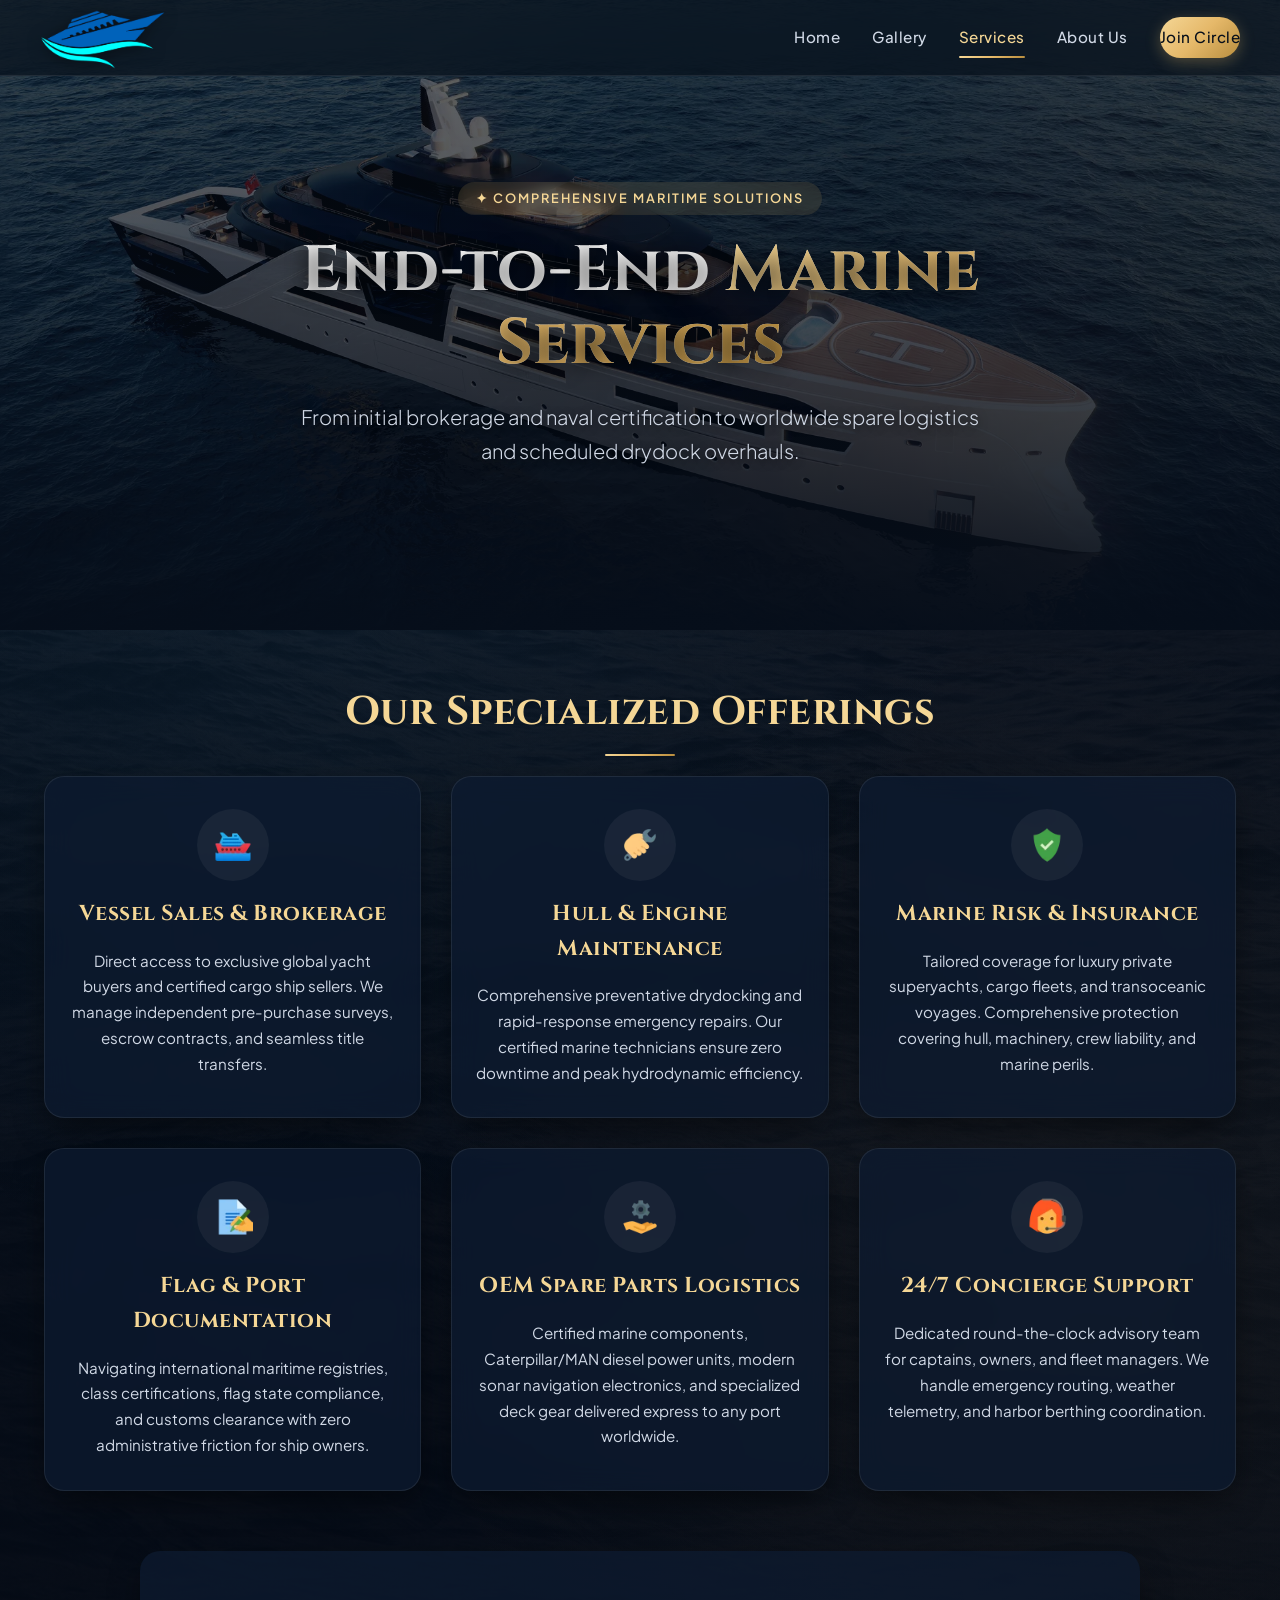
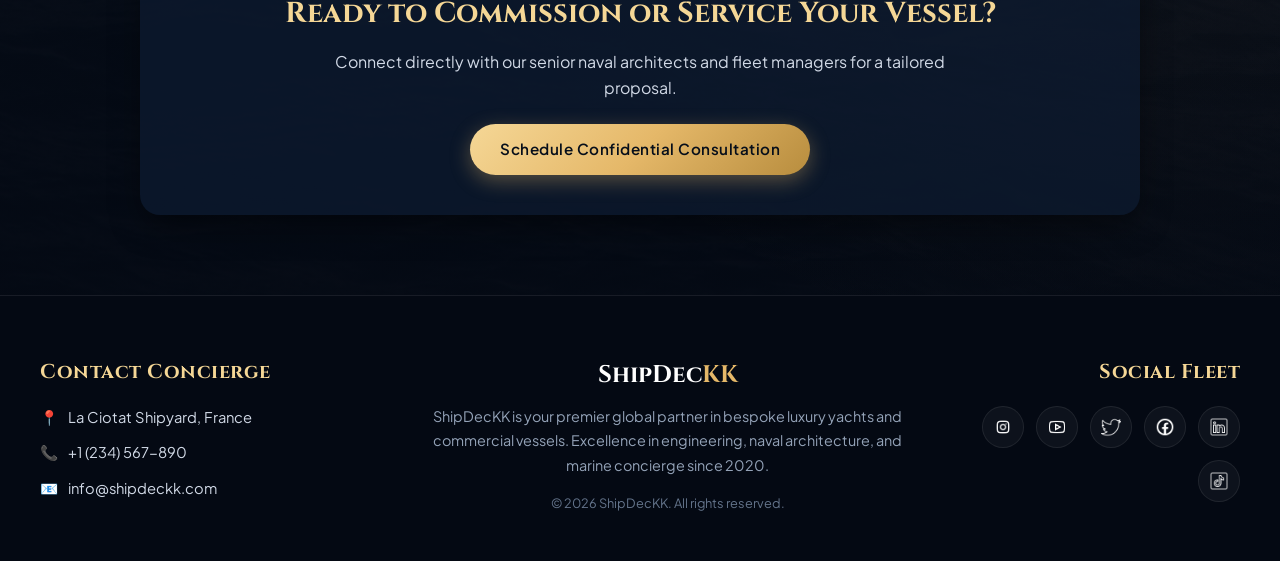
<file: service.html>
<!DOCTYPE html>
<html lang="en">
<head>
    <meta charset="UTF-8">
    <meta name="viewport" content="width=device-width, initial-scale=1.0">
    <title>Services & Marine Concierge — ShipDecKK</title>
    <meta name="description" content="End-to-end maritime services: vessel brokerage, drydock maintenance, marine hull insurance, flag documentation, and 24/7 technical logistics.">
    <link rel="website icon" type="image/png" href="assets/img/logo-shipdeckk.png">
    <link rel="preload" as="image" href="assets/img/4223_3ba0f.webp">
    <link rel="stylesheet" href="styles.css">
</head>
<body>
    <!-- Top Header Navigation -->
    <header class="header">
        <div class="header-brand">
            <a href="index.html">
                <img src="assets/img/logo-shipdeckk.png" alt="ShipDecKK Crest Logo" class="logo" width="125" height="42">
            </a>
        </div>
        <button class="nav-toggle" id="navToggle" aria-label="Toggle Navigation Menu">
            <span></span>
            <span></span>
            <span></span>
        </button>
        <nav class="navigation"> 
            <a href="index.html">Home</a>
            <a href="gallery.html">Gallery</a>
            <a href="service.html" class="active">Services</a>
            <a href="aboutus.html">About Us</a>
            <a href="subscription.html" class="nav-cta-btn">Join Circle</a>
        </nav>
    </header>

    <!-- Hero Banner with Cinematic Overlay -->
    <section class="Header_photo">
        <picture>
            <source srcset="assets/img/4223_3ba0f.webp" type="image/webp">
            <img src="assets/img/4223_3ba0f.jpg" alt="Vessel cruising through tranquil waters" fetchpriority="high">
        </picture>
        <div class="hero-overlay"></div>
        <div class="hero-content">
            <div class="hero-badge">✦ Comprehensive Maritime Solutions</div>
            <h1 class="hero-title">End-to-End <span class="gold-accent">Marine Services</span></h1>
            <p class="hero-subtitle">
                From initial brokerage and naval certification to worldwide spare logistics and scheduled drydock overhauls.
            </p>
        </div>
    </section>

    <!-- Services Grid Section -->
    <section>
        <div class="Cargoship">
            <h2>Our Specialized Offerings</h2>
        </div>

        <div class="service-grid">
            <!-- Service 1 -->
            <div class="service">
                <div class="servicelogo">
                    <div class="logoservice">
                        <img src="assets/img/icons8-cruise-ship-48.webp" alt="Ship Sale Icon" width="40" height="40" loading="lazy">
                    </div>
                    <h3 class="fontservice">Vessel Sales & Brokerage</h3>
                </div>
                <p class="textservice">
                    Direct access to exclusive global yacht buyers and certified cargo ship sellers. We manage independent pre-purchase surveys, escrow contracts, and seamless title transfers.
                </p>
            </div>

            <!-- Service 2 -->
            <div class="service">
                <div class="servicelogo">
                    <div class="logoservice">
                        <img src="assets/img/icons8-maintenance-50-1.webp" alt="Maintenance Icon" width="40" height="40" loading="lazy">
                    </div>
                    <h3 class="fontservice">Hull & Engine Maintenance</h3>
                </div>
                <p class="textservice">
                    Comprehensive preventative drydocking and rapid-response emergency repairs. Our certified marine technicians ensure zero downtime and peak hydrodynamic efficiency.
                </p>
            </div>

            <!-- Service 3 -->
            <div class="service">
                <div class="servicelogo">
                    <div class="logoservice">
                        <img src="assets/img/icons8-insurance-50.webp" alt="Insurance Icon" width="40" height="40" loading="lazy">
                    </div>
                    <h3 class="fontservice">Marine Risk & Insurance</h3>
                </div>
                <p class="textservice">
                    Tailored coverage for luxury private superyachts, cargo fleets, and transoceanic voyages. Comprehensive protection covering hull, machinery, crew liability, and marine perils.
                </p>
            </div>

            <!-- Service 4 -->
            <div class="service">
                <div class="servicelogo">
                    <div class="logoservice">
                        <img src="assets/img/icons8-signing-a-document-50.webp" alt="Documentation Icon" width="40" height="40" loading="lazy">
                    </div>
                    <h3 class="fontservice">Flag & Port Documentation</h3>
                </div>
                <p class="textservice">
                    Navigating international maritime registries, class certifications, flag state compliance, and customs clearance with zero administrative friction for ship owners.
                </p>
            </div>

            <!-- Service 5 -->
            <div class="service">
                <div class="servicelogo">
                    <div class="logoservice">
                        <img src="assets/img/icons8-maintenance-50.webp" alt="Spare Parts Icon" width="40" height="40" loading="lazy">
                    </div>
                    <h3 class="fontservice">OEM Spare Parts Logistics</h3>
                </div>
                <p class="textservice">
                    Certified marine components, Caterpillar/MAN diesel power units, modern sonar navigation electronics, and specialized deck gear delivered express to any port worldwide.
                </p>
            </div>

            <!-- Service 6 -->
            <div class="service">
                <div class="servicelogo">
                    <div class="logoservice">
                        <img src="assets/img/icons8-technical-support-50.webp" alt="Technical Support Icon" width="40" height="40" loading="lazy">
                    </div>
                    <h3 class="fontservice">24/7 Concierge Support</h3>
                </div>
                <p class="textservice">
                    Dedicated round-the-clock advisory team for captains, owners, and fleet managers. We handle emergency routing, weather telemetry, and harbor berthing coordination.
                </p>
            </div>
        </div>

        <!-- Consultation Banner -->
        <div style="max-width: 1000px; margin: 40px auto 80px auto; padding: 40px 30px; background: var(--bg-card); border: 1px solid var(--border-gold); border-radius: var(--radius-lg); text-align: center; box-shadow: var(--shadow-card);">
            <h3 style="font-family: var(--font-heading); font-size: 1.8rem; color: var(--gold-light); margin-bottom: 12px;">Ready to Commission or Service Your Vessel?</h3>
            <p style="color: var(--text-body); max-width: 650px; margin: 0 auto 24px auto; font-size: 1rem;">
                Connect directly with our senior naval architects and fleet managers for a tailored proposal.
            </p>
            <a href="subscription.html" class="btn btn-primary">Schedule Confidential Consultation</a>
        </div>
    </section>

    <!-- Luxury Footer -->
    <footer class="footer">
        <div class="footer-left">
            <div class="contact_us">
                <h3>Contact Concierge</h3>
                <p>📍 <a href="https://www.google.com/maps/place/La+Ciotat,+France" target="_blank" rel="noopener">La Ciotat Shipyard, France</a></p>
                <p>📞 <a href="tel:+1234567890">+1 (234) 567-890</a></p>
                <p>📧 <a href="mailto:info@shipdeckk.com">info@shipdeckk.com</a></p>
            </div>

            <div class="closing">
                <div class="closing-brand">ShipDec<span>KK</span></div>
                <p>ShipDecKK is your premier global partner in bespoke luxury yachts and commercial vessels. Excellence in engineering, naval architecture, and marine concierge since 2020.</p>
                <p class="closing-copyright">&copy; 2026 ShipDecKK. All rights reserved.</p>
            </div>

            <div class="follow_us">
                <h3>Social Fleet</h3>
                <div class="iconsosmed">
                    <a href="https://www.instagram.com/" target="_blank" rel="noopener" aria-label="Instagram">
                        <img src="assets/img/icons8-instagram-48.webp" alt="Instagram">
                    </a>
                    <a href="https://www.youtube.com/" target="_blank" rel="noopener" aria-label="YouTube">
                        <img src="assets/img/icons8-youtube-32.webp" alt="YouTube">
                    </a>
                    <a href="https://www.twitter.com/" target="_blank" rel="noopener" aria-label="Twitter">
                        <img src="assets/img/icons8-twitter-bird-50.webp" alt="Twitter">
                    </a>
                    <a href="https://www.facebook.com/" target="_blank" rel="noopener" aria-label="Facebook">
                        <img src="assets/img/icons8-facebook-48.webp" alt="Facebook">
                    </a>
                    <a href="https://www.linkedin.com/" target="_blank" rel="noopener" aria-label="LinkedIn">
                        <img src="assets/img/icons8-linked-in-50.webp" alt="LinkedIn">
                    </a>
                    <a href="https://www.tiktok.com/" target="_blank" rel="noopener" aria-label="TikTok">
                        <img src="assets/img/icons8-tiktok-50.webp" alt="TikTok">
                    </a>
                </div>
            </div>
        </div>
    </footer>

    <script src="java.js"></script>
</body>
</html>
</file>
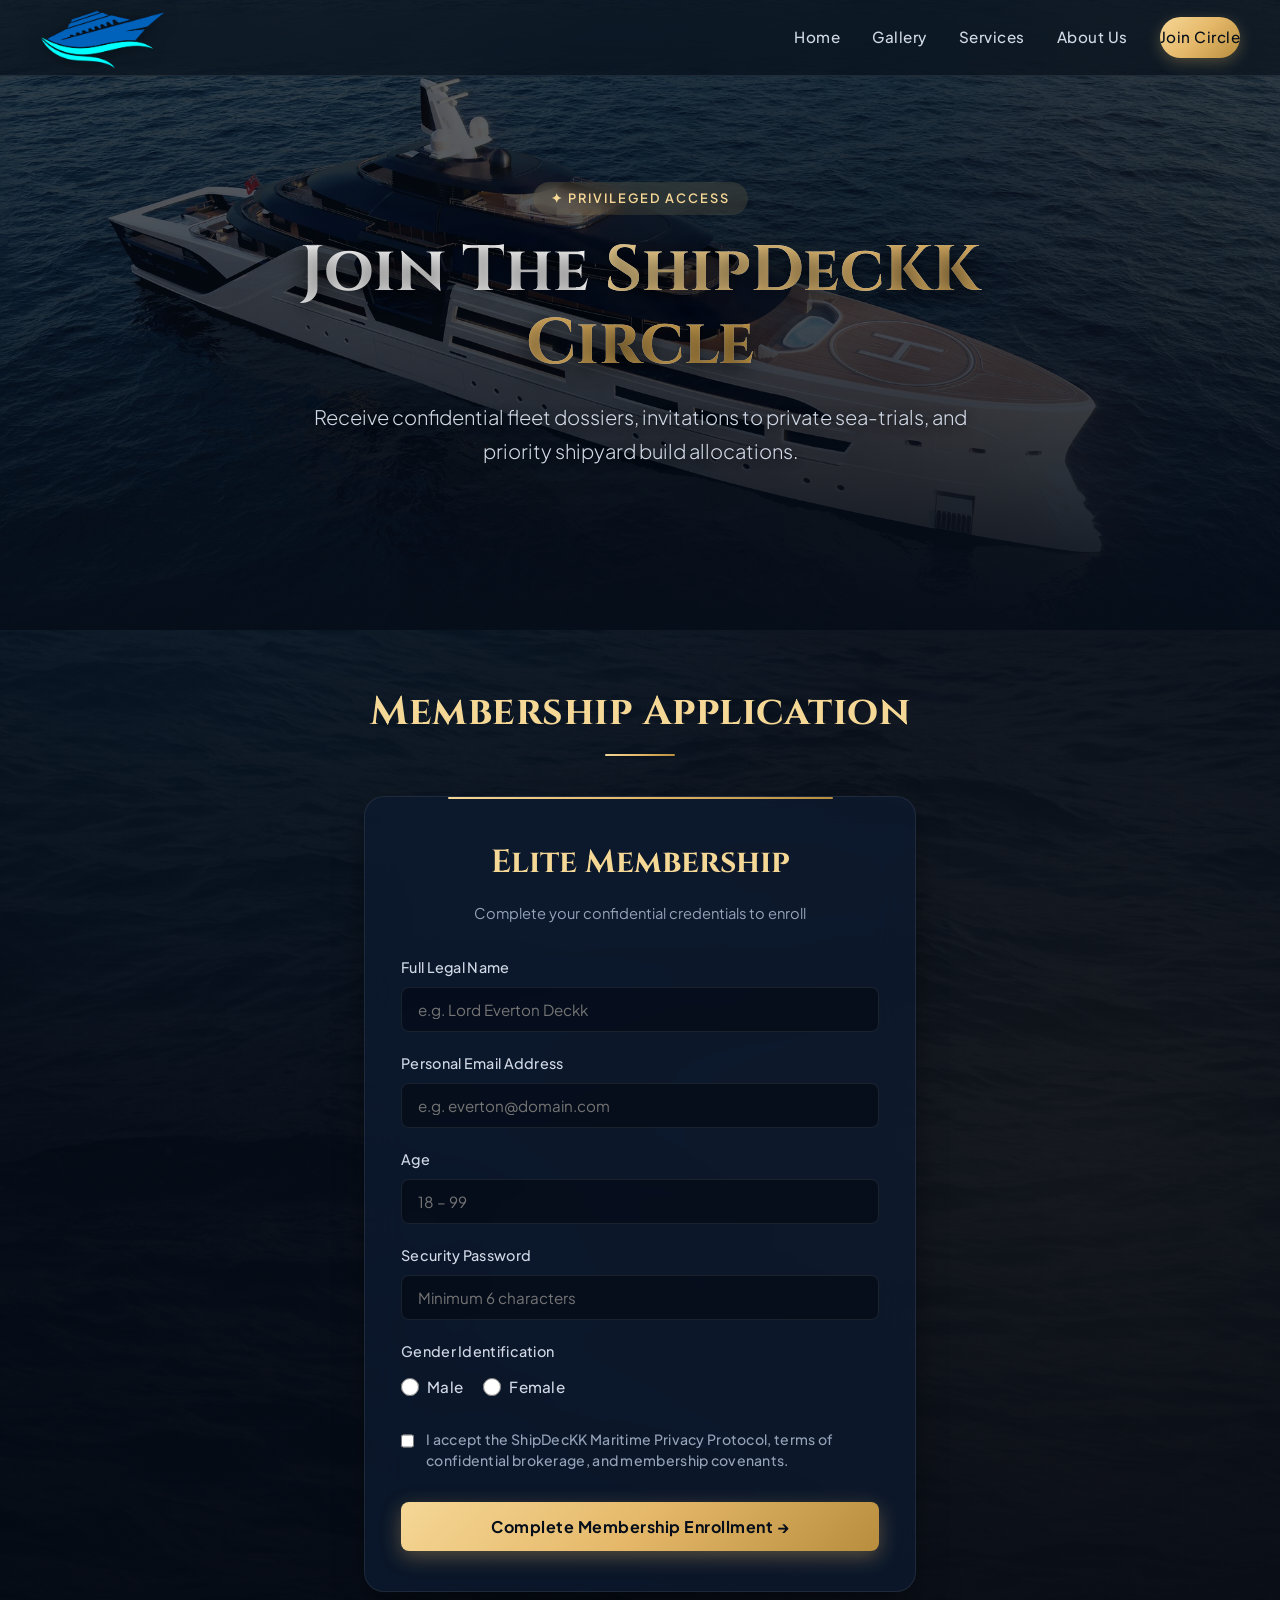
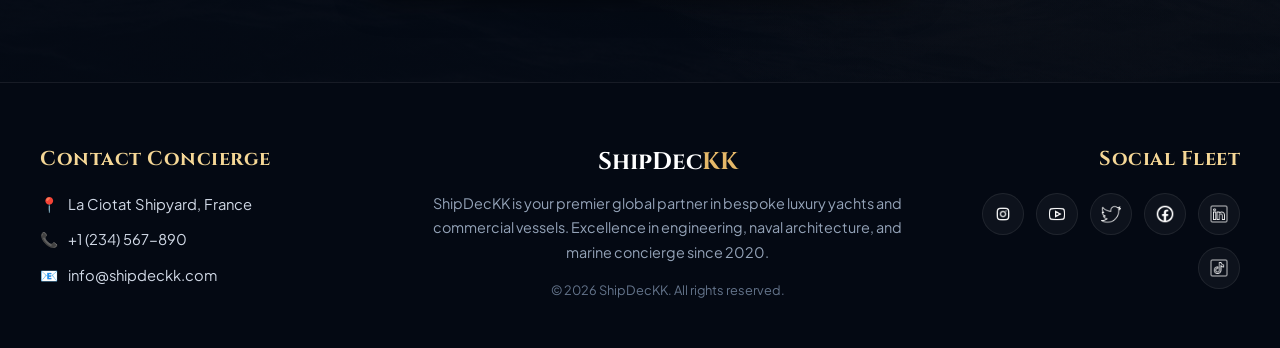
<file: subscription.html>
<!DOCTYPE html>
<html lang="en">
<head>
    <meta charset="UTF-8">
    <meta name="viewport" content="width=device-width, initial-scale=1.0">
    <title>Elite Circle Subscription — ShipDecKK</title>
    <meta name="description" content="Subscribe to ShipDecKK Elite Circle for exclusive private sea-trials, new vessel drop notices, and priority shipyard build slots.">
    <link rel="website icon" type="image/png" href="assets/img/logo-shipdeckk.png">
    <link rel="preload" as="image" href="assets/img/4223_3ba0f.webp">
    <link rel="stylesheet" href="styles.css">
</head>
<body>
    <!-- Top Header Navigation -->
    <header class="header">
        <div class="header-brand">
            <a href="index.html">
                <img src="assets/img/logo-shipdeckk.png" alt="ShipDecKK Crest Logo" class="logo" width="125" height="42">
            </a>
        </div>
        <button class="nav-toggle" id="navToggle" aria-label="Toggle Navigation Menu">
            <span></span>
            <span></span>
            <span></span>
        </button>
        <nav class="navigation"> 
            <a href="index.html">Home</a>
            <a href="gallery.html">Gallery</a>
            <a href="service.html">Services</a>
            <a href="aboutus.html">About Us</a>
            <a href="subscription.html" class="nav-cta-btn active">Join Circle</a>
        </nav>
    </header>

    <!-- Hero Banner with Cinematic Overlay -->
    <section class="Header_photo">
        <picture>
            <source srcset="assets/img/4223_3ba0f.webp" type="image/webp">
            <img src="assets/img/4223_3ba0f.jpg" alt="Vessel cruising through tranquil waters" fetchpriority="high">
        </picture>
        <div class="hero-overlay"></div>
        <div class="hero-content">
            <div class="hero-badge">✦ Privileged Access</div>
            <h1 class="hero-title">Join The <span class="gold-accent">ShipDecKK Circle</span></h1>
            <p class="hero-subtitle">
                Receive confidential fleet dossiers, invitations to private sea-trials, and priority shipyard build allocations.
            </p>
        </div>
    </section>

    <!-- Subscription Form Container -->
    <section>
        <div class="Cargoship">
            <h2>Membership Application</h2>
        </div>

        <div class="kontainer">
            <form id="subscriptionForm" onsubmit="return validation(event)" novalidate>
                <h2 id="title">Elite Membership</h2>
                <p class="form-subtitle">Complete your confidential credentials to enroll</p>

                <div class="form-attribute">
                    <label for="name">Full Legal Name</label>
                    <input type="text" id="name" placeholder="e.g. Lord Everton Deckk" autocomplete="name" required>
                </div>

                <div class="form-attribute">
                    <label for="email">Personal Email Address</label>
                    <input type="email" id="email" placeholder="e.g. everton@domain.com" autocomplete="email" required>
                </div>

                <div class="form-attribute">
                    <label for="age">Age</label>
                    <input type="number" id="age" min="1" max="120" placeholder="18 – 99" required>
                </div>

                <div class="form-attribute">
                    <label for="password">Security Password</label>
                    <input type="password" id="password" placeholder="Minimum 6 characters" autocomplete="new-password" required>
                </div>

                <div class="form-attribute">
                    <label>Gender Identification</label>
                    <div class="gender-options">
                        <label for="male">
                            <input type="radio" name="gender" id="male" value="male">
                            Male
                        </label>
                        <label for="female">
                            <input type="radio" name="gender" id="female" value="female">
                            Female
                        </label>
                    </div>
                </div>

                <div class="form-attribute checkbox-attribute">
                    <input type="checkbox" id="agree" required>
                    <label for="agree">
                        I accept the ShipDecKK Maritime Privacy Protocol, terms of confidential brokerage, and membership covenants.
                    </label>
                </div>

                <button type="submit">Complete Membership Enrollment &rarr;</button>
            </form>
        </div>
    </section>

    <!-- Luxury Footer -->
    <footer class="footer">
        <div class="footer-left">
            <div class="contact_us">
                <h3>Contact Concierge</h3>
                <p>📍 <a href="https://www.google.com/maps/place/La+Ciotat,+France" target="_blank" rel="noopener">La Ciotat Shipyard, France</a></p>
                <p>📞 <a href="tel:+1234567890">+1 (234) 567-890</a></p>
                <p>📧 <a href="mailto:info@shipdeckk.com">info@shipdeckk.com</a></p>
            </div>

            <div class="closing">
                <div class="closing-brand">ShipDec<span>KK</span></div>
                <p>ShipDecKK is your premier global partner in bespoke luxury yachts and commercial vessels. Excellence in engineering, naval architecture, and marine concierge since 2020.</p>
                <p class="closing-copyright">&copy; 2026 ShipDecKK. All rights reserved.</p>
            </div>

            <div class="follow_us">
                <h3>Social Fleet</h3>
                <div class="iconsosmed">
                    <a href="https://www.instagram.com/" target="_blank" rel="noopener" aria-label="Instagram">
                        <img src="assets/img/icons8-instagram-48.webp" alt="Instagram">
                    </a>
                    <a href="https://www.youtube.com/" target="_blank" rel="noopener" aria-label="YouTube">
                        <img src="assets/img/icons8-youtube-32.webp" alt="YouTube">
                    </a>
                    <a href="https://www.twitter.com/" target="_blank" rel="noopener" aria-label="Twitter">
                        <img src="assets/img/icons8-twitter-bird-50.webp" alt="Twitter">
                    </a>
                    <a href="https://www.facebook.com/" target="_blank" rel="noopener" aria-label="Facebook">
                        <img src="assets/img/icons8-facebook-48.webp" alt="Facebook">
                    </a>
                    <a href="https://www.linkedin.com/" target="_blank" rel="noopener" aria-label="LinkedIn">
                        <img src="assets/img/icons8-linked-in-50.webp" alt="LinkedIn">
                    </a>
                    <a href="https://www.tiktok.com/" target="_blank" rel="noopener" aria-label="TikTok">
                        <img src="assets/img/icons8-tiktok-50.webp" alt="TikTok">
                    </a>
                </div>
            </div>
        </div>
    </footer>

    <script src="java.js"></script>
</body>
</html>
</file>
<file: styles.css>
/* ==========================================================================
   ShipDecKK - Premier Maritime Fleet & Yacht Architecture
   Modern Luxury Design System & Responsive Stylesheet
   ========================================================================== */

@import url('https://fonts.googleapis.com/css2?family=Cinzel:wght@500;600;700;800&family=Plus+Jakarta+Sans:wght@300;400;500;600;700&display=swap');

:root {
    --bg-main: #060e1a;
    --bg-darker: #040913;
    --bg-card: rgba(13, 27, 49, 0.72);
    --bg-card-hover: rgba(20, 39, 70, 0.88);
    --bg-card-solid: #0d1b31;
    --border-glass: rgba(255, 255, 255, 0.08);
    --border-hover: rgba(229, 184, 105, 0.35);
    
    --gold-primary: #e5b869;
    --gold-light: #f5d796;
    --gold-dark: #b88d3e;
    --gold-gradient: linear-gradient(135deg, #f5d796 0%, #e5b869 50%, #b88d3e 100%);
    
    --cyan-glow: #38bdf8;
    --cyan-subtle: rgba(56, 189, 248, 0.12);
    
    --text-pure: #ffffff;
    --text-body: #d1d9e6;
    --text-muted: #94a3b8;
    
    --font-heading: 'Cinzel', serif;
    --font-body: 'Plus Jakarta Sans', -apple-system, BlinkMacSystemFont, sans-serif;
    
    --shadow-card: 0 12px 35px -8px rgba(0, 0, 0, 0.6);
    --shadow-glow: 0 0 30px rgba(229, 184, 105, 0.18);
    --radius-sm: 8px;
    --radius-md: 14px;
    --radius-lg: 20px;
    --transition: all 0.3s cubic-bezier(0.16, 1, 0.3, 1);
}

/* Base & Reset */
* {
    box-sizing: border-box;
    margin: 0;
    padding: 0;
}

html {
    scroll-behavior: smooth;
    font-size: 16px;
}

body {
    background-color: var(--bg-main);
    background-image: 
        radial-gradient(circle at 15% 20%, rgba(56, 189, 248, 0.06) 0%, transparent 40%),
        radial-gradient(circle at 85% 60%, rgba(229, 184, 105, 0.05) 0%, transparent 40%),
        linear-gradient(180deg, rgba(6, 14, 26, 0.92) 0%, rgba(4, 9, 19, 0.98) 100%),
        url("assets/img/klara-kulikova-rt0h3ka0kk0-unsplash.webp");
    background-repeat: repeat-y;
    background-size: 100% auto;
    background-position: center top;
    color: var(--text-body);
    font-family: var(--font-body);
    min-height: 100vh;
    display: flex;
    flex-direction: column;
    overflow-x: hidden;
    line-height: 1.6;
}

img {
    max-width: 100%;
    height: auto;
    display: block;
}

a {
    color: inherit;
    text-decoration: none;
    transition: var(--transition);
}

/* ==========================================================================
   Navigation & Header
   ========================================================================== */
.header {
    position: fixed;
    top: 0;
    left: 0;
    width: 100%;
    height: 76px;
    background: rgba(6, 14, 26, 0.65);
    backdrop-filter: blur(18px);
    -webkit-backdrop-filter: blur(18px);
    border-bottom: 1px solid var(--border-glass);
    z-index: 1000;
    display: flex;
    justify-content: space-between;
    align-items: center;
    padding: 0 40px;
    transition: var(--transition);
}

.header.scrolled {
    background: rgba(4, 9, 19, 0.92);
    border-bottom-color: rgba(229, 184, 105, 0.2);
    box-shadow: 0 8px 30px rgba(0, 0, 0, 0.4);
    height: 70px;
}

.header-brand {
    display: flex;
    align-items: center;
    gap: 12px;
}

.logo {
    width: 125px;
    height: auto;
    filter: drop-shadow(0 2px 8px rgba(0, 0, 0, 0.5));
    transition: var(--transition);
}

.logo:hover {
    transform: scale(1.03);
    filter: drop-shadow(0 0 12px rgba(229, 184, 105, 0.4));
}

.navigation {
    display: flex;
    align-items: center;
    gap: 32px;
}

.navigation a {
    position: relative;
    font-size: 0.95rem;
    font-weight: 500;
    letter-spacing: 0.5px;
    color: var(--text-body);
    padding: 8px 0;
    transition: var(--transition);
}

.navigation a::after {
    content: '';
    position: absolute;
    bottom: 0;
    left: 0;
    width: 0;
    height: 2px;
    background: var(--gold-gradient);
    transition: width 0.3s ease;
    border-radius: 2px;
}

.navigation a:hover,
.navigation a.active {
    color: var(--gold-light);
    transform: none;
    text-decoration: none;
}

.navigation a:hover::after,
.navigation a.active::after {
    width: 100%;
}

.nav-cta-btn {
    display: inline-block;
    padding: 8px 20px;
    font-size: 0.88rem;
    font-weight: 600;
    color: #060e1a !important;
    background: var(--gold-gradient);
    border-radius: 24px;
    box-shadow: 0 4px 15px rgba(229, 184, 105, 0.3);
    transition: var(--transition);
}

.nav-cta-btn:hover {
    transform: translateY(-2px);
    box-shadow: 0 6px 20px rgba(229, 184, 105, 0.5);
}

.nav-cta-btn::after {
    display: none !important;
}

/* Mobile Hamburger Toggle */
.nav-toggle {
    display: none;
    background: transparent;
    border: none;
    cursor: pointer;
    padding: 8px;
    z-index: 1001;
}

.nav-toggle span {
    display: block;
    width: 26px;
    height: 2.5px;
    background-color: var(--text-pure);
    margin: 5px 0;
    transition: var(--transition);
    border-radius: 2px;
}

.nav-toggle.active span:nth-child(1) {
    transform: translateY(7.5px) rotate(45deg);
}

.nav-toggle.active span:nth-child(2) {
    opacity: 0;
}

.nav-toggle.active span:nth-child(3) {
    transform: translateY(-7.5px) rotate(-45deg);
}

/* ==========================================================================
   Hero Section
   ========================================================================== */
.Header_photo {
    position: relative;
    width: 100%;
    min-height: 580px;
    height: 70vh;
    max-height: 720px;
    margin-top: 0;
    overflow: hidden;
    display: flex;
    align-items: center;
    justify-content: center;
}

.Header_photo img {
    position: absolute;
    top: 0;
    left: 0;
    width: 100%;
    height: 100%;
    object-fit: cover;
    object-position: center 40%;
    z-index: 1;
    filter: brightness(0.68) contrast(1.08);
    transform: scale(1.02);
    transition: transform 8s ease-out;
}

.Header_photo:hover img {
    transform: scale(1.06);
}

.hero-overlay {
    position: absolute;
    inset: 0;
    background: linear-gradient(
        180deg,
        rgba(6, 14, 26, 0.45) 0%,
        rgba(6, 14, 26, 0.6) 50%,
        rgba(6, 14, 26, 0.98) 100%
    );
    z-index: 2;
}

.hero-content {
    position: relative;
    z-index: 3;
    max-width: 900px;
    padding: 0 24px;
    text-align: center;
    margin-top: 50px;
    animation: heroFadeIn 1s ease-out;
}

.hero-badge {
    display: inline-flex;
    align-items: center;
    gap: 8px;
    padding: 6px 18px;
    background: rgba(229, 184, 105, 0.12);
    border: 1px solid var(--border-gold);
    border-radius: 30px;
    color: var(--gold-light);
    font-size: 0.8rem;
    font-weight: 600;
    letter-spacing: 2px;
    text-transform: uppercase;
    margin-bottom: 20px;
    backdrop-filter: blur(8px);
}

.hero-title {
    font-family: var(--font-heading);
    font-size: clamp(2.4rem, 5vw, 4.2rem);
    font-weight: 700;
    color: var(--text-pure);
    line-height: 1.15;
    margin-bottom: 18px;
    text-shadow: 0 4px 20px rgba(0, 0, 0, 0.8);
    background: linear-gradient(180deg, #ffffff 40%, #e2e8f0 100%);
    -webkit-background-clip: text;
    -webkit-text-fill-color: transparent;
}

.hero-title .gold-accent {
    background: var(--gold-gradient);
    -webkit-background-clip: text;
    -webkit-text-fill-color: transparent;
}

.hero-subtitle {
    font-size: clamp(1.05rem, 1.8vw, 1.25rem);
    color: var(--text-body);
    max-width: 680px;
    margin: 0 auto 30px auto;
    font-weight: 300;
    line-height: 1.7;
    text-shadow: 0 2px 10px rgba(0, 0, 0, 0.6);
}

.hero-actions {
    display: flex;
    justify-content: center;
    align-items: center;
    gap: 16px;
    flex-wrap: wrap;
}

.btn {
    display: inline-flex;
    align-items: center;
    justify-content: center;
    gap: 10px;
    padding: 13px 30px;
    font-size: 0.95rem;
    font-weight: 600;
    letter-spacing: 0.5px;
    border-radius: 30px;
    cursor: pointer;
    border: none;
    transition: var(--transition);
}

.btn-primary {
    background: var(--gold-gradient);
    color: #060e1a;
    box-shadow: 0 6px 20px rgba(229, 184, 105, 0.35);
}

.btn-primary:hover {
    transform: translateY(-3px);
    box-shadow: 0 10px 28px rgba(229, 184, 105, 0.5);
    color: #060e1a;
}

.btn-glass {
    background: rgba(255, 255, 255, 0.08);
    color: var(--text-pure);
    border: 1px solid var(--border-glass);
    backdrop-filter: blur(12px);
}

.btn-glass:hover {
    background: rgba(255, 255, 255, 0.15);
    border-color: rgba(255, 255, 255, 0.2);
    transform: translateY(-3px);
    color: var(--text-pure);
}

/* Floating Stats Bar */
.stats-strip {
    display: flex;
    justify-content: space-around;
    align-items: center;
    max-width: 1040px;
    margin: -40px auto 40px auto;
    padding: 24px 30px;
    background: rgba(13, 27, 49, 0.82);
    backdrop-filter: blur(20px);
    -webkit-backdrop-filter: blur(20px);
    border: 1px solid var(--border-glass);
    border-radius: var(--radius-md);
    box-shadow: var(--shadow-card);
    position: relative;
    z-index: 10;
    gap: 20px;
}

.stat-item {
    text-align: center;
    flex: 1;
}

.stat-number {
    font-family: var(--font-heading);
    font-size: 2.1rem;
    font-weight: 700;
    color: var(--gold-light);
    line-height: 1;
    margin-bottom: 6px;
}

.stat-label {
    font-size: 0.82rem;
    color: var(--text-muted);
    text-transform: uppercase;
    letter-spacing: 1px;
}

.stat-divider {
    width: 1px;
    height: 40px;
    background: var(--border-glass);
}

/* ==========================================================================
   Section Headers & Brief Info
   ========================================================================== */
.Brief_info {
    max-width: 900px;
    margin: 50px auto 40px auto;
    padding: 0 24px;
    text-align: center;
}

.katakiasan, .persuation-words, .Gallery-Hero, .Cargoship {
    text-align: center;
    margin: 50px auto 20px auto;
    padding: 0 20px;
}

.katakiasan h2, .persuation-words h2, .Gallery-Hero h2, .Cargoship h2 {
    font-family: var(--font-heading);
    font-size: clamp(1.8rem, 3.2vw, 2.5rem);
    font-weight: 700;
    color: var(--gold-light);
    letter-spacing: 0.5px;
    position: relative;
    display: inline-block;
    padding-bottom: 12px;
}

.katakiasan h2::after, .persuation-words h2::after, .Gallery-Hero h2::after, .Cargoship h2::after {
    content: '';
    position: absolute;
    bottom: 0;
    left: 50%;
    transform: translateX(-50%);
    width: 70px;
    height: 2px;
    background: var(--gold-gradient);
    border-radius: 2px;
}

.Brief_info hr {
    display: none;
}

.teks {
    max-width: 780px;
    margin: 15px auto 0 auto;
    padding: 0;
    text-align: center;
}

.teks p {
    font-size: 1.12rem;
    color: var(--text-body);
    line-height: 1.85;
    font-weight: 300;
}

/* ==========================================================================
   Why ShipDecKK Feature Grid
   ========================================================================== */
.infoinfo {
    max-width: 1200px;
    margin: 30px auto 60px auto;
    padding: 0 24px;
    display: grid;
    grid-template-columns: repeat(3, 1fr);
    gap: 30px;
}

.reason {
    width: 100%;
    height: auto;
    margin: 0;
    padding: 36px 28px;
    background: var(--bg-card);
    backdrop-filter: blur(14px);
    -webkit-backdrop-filter: blur(14px);
    border: 1px solid var(--border-glass);
    border-radius: var(--radius-lg);
    box-shadow: var(--shadow-card);
    text-align: center;
    display: flex;
    flex-direction: column;
    align-items: center;
    transition: var(--transition);
    position: relative;
    overflow: hidden;
}

.reason::before {
    content: '';
    position: absolute;
    inset: 0;
    background: radial-gradient(circle at 50% 0%, rgba(229, 184, 105, 0.1), transparent 70%);
    opacity: 0;
    transition: var(--transition);
}

.reason:hover {
    transform: translateY(-8px);
    background: var(--bg-card-hover);
    border-color: var(--border-hover);
    box-shadow: var(--shadow-glow);
}

.reason:hover::before {
    opacity: 1;
}

.reason .symbol {
    width: 90px;
    height: 90px;
    padding: 18px;
    object-fit: contain;
    background: rgba(255, 255, 255, 0.04);
    border: 1px solid var(--border-glass);
    border-radius: 50%;
    margin-bottom: 20px;
    transition: var(--transition);
}

.reason:hover .symbol {
    transform: scale(1.1) rotate(2deg);
    border-color: var(--gold-light);
    background: rgba(229, 184, 105, 0.12);
}

.reasonwhy {
    font-family: var(--font-heading);
    font-size: 1.45rem;
    font-weight: 700;
    color: var(--gold-light);
    margin-bottom: 14px;
    text-decoration: none;
    letter-spacing: 0.5px;
}

.reason p {
    font-size: 0.95rem;
    color: var(--text-body);
    line-height: 1.7;
    margin-top: 0;
}

/* ==========================================================================
   Ship Cards & Showcase Grids
   ========================================================================== */
.ship-grid, .CargoShip-grid {
    max-width: 1240px;
    margin: 20px auto 60px auto;
    padding: 0 24px;
    display: grid;
    grid-template-columns: repeat(auto-fit, minmax(350px, 1fr));
    gap: 32px;
    justify-content: center;
}

.soldship, .soldyacht {
    width: 100%;
    max-width: none;
    margin: 0;
    background: var(--bg-card);
    backdrop-filter: blur(14px);
    -webkit-backdrop-filter: blur(14px);
    border: 1px solid var(--border-glass);
    border-radius: var(--radius-lg);
    box-shadow: var(--shadow-card);
    padding: 20px;
    display: flex;
    flex-direction: column;
    text-align: left;
    transition: var(--transition);
    position: relative;
    overflow: hidden;
}

.soldship:hover, .soldyacht:hover {
    transform: translateY(-8px);
    background: var(--bg-card-hover);
    border-color: var(--border-hover);
    box-shadow: 0 16px 40px -10px rgba(0, 0, 0, 0.7), var(--shadow-glow);
}

/* Ship Media Container */
.ship-media-wrapper {
    position: relative;
    width: 100%;
    height: 240px;
    border-radius: var(--radius-md);
    overflow: hidden;
    margin-bottom: 18px;
    background: #020710;
}

.ships, .yachts {
    width: 100%;
    height: 100%;
    object-fit: cover;
    border-radius: 0;
    transition: transform 0.6s cubic-bezier(0.16, 1, 0.3, 1);
}

.soldship:hover .ships, 
.soldyacht:hover .yachts {
    transform: scale(1.06);
}

.ship-badge {
    position: absolute;
    top: 14px;
    left: 14px;
    padding: 4px 12px;
    background: rgba(6, 14, 26, 0.75);
    backdrop-filter: blur(8px);
    border: 1px solid var(--border-glass);
    border-radius: 20px;
    font-size: 0.75rem;
    font-weight: 600;
    color: var(--gold-light);
    letter-spacing: 0.5px;
    text-transform: uppercase;
    z-index: 2;
}

.shipname, .yachtname {
    font-family: var(--font-heading);
    font-size: 1.4rem;
    font-weight: 700;
    color: var(--text-pure);
    margin: 4px 0 14px 0;
    letter-spacing: 0.5px;
}

/* Specifications Grid (Pills) */
.infoship, .infoyacht {
    display: grid;
    grid-template-columns: repeat(2, 1fr);
    gap: 10px;
    margin: 0 0 16px 0;
    padding: 12px;
    background: rgba(255, 255, 255, 0.03);
    border: 1px solid rgba(255, 255, 255, 0.05);
    border-radius: var(--radius-sm);
}

.spec-pill {
    display: flex;
    align-items: center;
    gap: 8px;
}

.spec-pill img {
    width: 22px;
    height: 22px;
    object-fit: contain;
    opacity: 0.85;
}

.spec-pill p {
    margin: 0;
    font-size: 0.88rem;
    font-weight: 500;
    color: var(--text-body);
    font-family: var(--font-body);
    text-align: left;
}

.spec-pill.price p {
    color: var(--gold-light);
    font-weight: 700;
}

.soldship > p, .soldyacht > p {
    font-size: 0.92rem;
    color: var(--text-muted);
    line-height: 1.65;
    margin-top: 4px;
    margin-bottom: 16px;
    text-align: left;
    font-family: var(--font-body);
    display: -webkit-box;
    -webkit-line-clamp: 4;
    -webkit-box-orient: vertical;
    overflow: hidden;
}

.card-action-btn {
    margin-top: auto;
    width: 100%;
    padding: 10px 16px;
    background: rgba(229, 184, 105, 0.1);
    color: var(--gold-light);
    border: 1px solid var(--border-gold);
    border-radius: var(--radius-sm);
    font-size: 0.88rem;
    font-weight: 600;
    text-align: center;
    cursor: pointer;
    transition: var(--transition);
}

.card-action-btn:hover {
    background: var(--gold-gradient);
    color: #060e1a;
    border-color: transparent;
}

/* ==========================================================================
   Gallery Controls & Filter Tabs
   ========================================================================== */
.gallery-controls {
    max-width: 1240px;
    margin: 10px auto 30px auto;
    padding: 0 24px;
    display: flex;
    justify-content: space-between;
    align-items: center;
    gap: 20px;
    flex-wrap: wrap;
}

.filter-tabs {
    display: flex;
    gap: 10px;
    flex-wrap: wrap;
}

.filter-btn {
    padding: 9px 20px;
    font-size: 0.88rem;
    font-weight: 600;
    background: var(--bg-card);
    border: 1px solid var(--border-glass);
    color: var(--text-muted);
    border-radius: 25px;
    cursor: pointer;
    transition: var(--transition);
}

.filter-btn:hover {
    color: var(--text-pure);
    border-color: rgba(255, 255, 255, 0.2);
}

.filter-btn.active {
    background: var(--gold-gradient);
    color: #060e1a;
    border-color: transparent;
    box-shadow: 0 4px 15px rgba(229, 184, 105, 0.3);
}

.gallery-search-box {
    position: relative;
    min-width: 260px;
}

.gallery-search-input {
    width: 100%;
    padding: 10px 16px 10px 38px;
    background: var(--bg-card);
    border: 1px solid var(--border-glass);
    border-radius: 25px;
    color: var(--text-pure);
    font-size: 0.9rem;
    outline: none;
    transition: var(--transition);
}

.gallery-search-input:focus {
    border-color: var(--gold-primary);
    box-shadow: 0 0 15px rgba(229, 184, 105, 0.2);
}

.search-icon {
    position: absolute;
    left: 14px;
    top: 50%;
    transform: translateY(-50%);
    color: var(--text-muted);
    font-size: 0.9rem;
    pointer-events: none;
}

.no-results-state {
    display: none;
    max-width: 600px;
    margin: 60px auto;
    text-align: center;
    padding: 40px;
    background: var(--bg-card);
    border: 1px solid var(--border-glass);
    border-radius: var(--radius-lg);
}

/* ==========================================================================
   Services Page
   ========================================================================== */
.service-grid {
    max-width: 1240px;
    margin: 20px auto 60px auto;
    padding: 0 24px;
    display: grid;
    grid-template-columns: repeat(3, 1fr);
    gap: 30px;
}

.service {
    width: 100%;
    height: auto;
    background: var(--bg-card);
    backdrop-filter: blur(14px);
    -webkit-backdrop-filter: blur(14px);
    border: 1px solid var(--border-glass);
    border-radius: var(--radius-lg);
    box-shadow: var(--shadow-card);
    padding: 32px 24px;
    text-align: center;
    transition: var(--transition);
    position: relative;
    display: flex;
    flex-direction: column;
}

.service:hover {
    transform: translateY(-8px);
    background: var(--bg-card-hover);
    border-color: var(--border-hover);
    box-shadow: var(--shadow-glow);
}

.servicelogo {
    display: flex;
    flex-direction: column;
    align-items: center;
    margin-bottom: 16px;
}

.logoservice {
    width: 72px;
    height: 72px;
    border-radius: 50%;
    background: rgba(255, 255, 255, 0.05);
    border: 1px solid var(--border-gold);
    display: flex;
    align-items: center;
    justify-content: center;
    padding: 16px;
    margin-bottom: 16px;
    transition: var(--transition);
}

.service:hover .logoservice {
    background: rgba(229, 184, 105, 0.15);
    transform: scale(1.1) rotate(4deg);
    box-shadow: 0 0 20px rgba(229, 184, 105, 0.3);
}

.fontservice {
    font-family: var(--font-heading);
    font-size: 1.35rem;
    font-weight: 700;
    color: var(--gold-light);
    margin: 0;
    letter-spacing: 0.5px;
}

.textservice {
    font-size: 0.95rem;
    color: var(--text-body);
    line-height: 1.7;
    margin: 0;
    font-family: var(--font-body);
}

/* ==========================================================================
   About Us Page
   ========================================================================== */
.infoaboutus {
    max-width: 1200px;
    margin: 40px auto 70px auto;
    padding: 0 24px;
    display: flex;
    align-items: center;
    justify-content: space-between;
    gap: 60px;
    background: transparent;
}

.whoarewe {
    flex: 1;
}

.opening {
    font-family: var(--font-heading);
    font-size: 2.4rem;
    font-weight: 700;
    color: var(--gold-light);
    margin-bottom: 16px;
    text-align: left;
}

.aboutshipdeck {
    width: 100%;
    max-width: 620px;
    font-size: 1.15rem;
    color: var(--text-body);
    line-height: 1.8;
    text-align: left;
    margin: 0;
}

.logoaboutus {
    width: 240px;
    height: auto;
    filter: drop-shadow(0 4px 20px rgba(0, 0, 0, 0.5));
}

/* Founder Journey Timeline */
.History {
    max-width: 1100px;
    margin: 40px auto 80px auto;
    padding: 0 24px;
    display: flex;
    flex-direction: column;
    gap: 50px;
}

.history1 {
    display: flex;
    align-items: center;
    justify-content: space-between;
    gap: 60px;
    background: var(--bg-card);
    border: 1px solid var(--border-glass);
    border-radius: var(--radius-lg);
    padding: 30px;
    box-shadow: var(--shadow-card);
    transition: var(--transition);
}

.history1:nth-child(even) {
    flex-direction: row-reverse;
}

.history1:hover {
    border-color: var(--border-hover);
    transform: translateY(-4px);
    box-shadow: var(--shadow-glow);
}

.history1-text {
    flex: 1;
    text-align: left;
    width: auto;
}

.history1-text h2 {
    font-family: var(--font-heading);
    font-size: 1.55rem;
    font-weight: 700;
    color: var(--gold-light);
    margin-bottom: 14px;
}

.history1-text p {
    font-size: 1rem;
    color: var(--text-body);
    line-height: 1.75;
    text-align: left;
    margin: 0;
}

.historyimage {
    width: 380px;
    height: 240px;
    object-fit: cover;
    border-radius: var(--radius-md);
    border: 1px solid var(--border-glass);
}

/* Vision / Mission / Value */
.VisMisVal {
    max-width: 1200px;
    margin: 60px auto 80px auto;
    padding: 40px 30px;
    background: var(--bg-card);
    backdrop-filter: blur(14px);
    -webkit-backdrop-filter: blur(14px);
    border: 1px solid var(--border-glass);
    border-radius: var(--radius-lg);
    display: grid;
    grid-template-columns: repeat(3, 1fr);
    gap: 32px;
    box-shadow: var(--shadow-card);
}

.Vision {
    display: flex;
    flex-direction: column;
    align-items: center;
    text-align: center;
    padding: 10px;
}

.logovision {
    width: 68px;
    height: 68px;
    border-radius: 50%;
    background: rgba(255, 255, 255, 0.05);
    border: 1px solid var(--border-gold);
    display: flex;
    align-items: center;
    justify-content: center;
    padding: 16px;
    margin-bottom: 14px;
}

.fontvision {
    font-family: var(--font-heading);
    font-size: 1.4rem;
    font-weight: 700;
    color: var(--gold-light);
    margin-bottom: 12px;
}

.textvision, .textvision1 {
    font-size: 0.95rem;
    color: var(--text-body);
    line-height: 1.7;
    margin: 0;
    text-align: left;
}

.vertical-line {
    display: none;
}

/* Achievements Grid */
.achievement-grid {
    max-width: 1240px;
    margin: 20px auto 80px auto;
    padding: 0 24px;
    display: grid;
    grid-template-columns: repeat(4, 1fr);
    gap: 24px;
}

/* ==========================================================================
   Subscription Page
   ========================================================================== */
.kontainer {
    max-width: 600px;
    margin: 40px auto 90px auto;
    padding: 0 24px;
    display: flex;
    justify-content: center;
}

form {
    width: 100%;
    background: var(--bg-card);
    backdrop-filter: blur(20px);
    -webkit-backdrop-filter: blur(20px);
    border: 1px solid var(--border-glass);
    border-radius: var(--radius-lg);
    padding: 40px 36px;
    box-shadow: var(--shadow-card);
    display: flex;
    flex-direction: column;
    gap: 20px;
    position: relative;
}

form::before {
    content: '';
    position: absolute;
    top: 0;
    left: 15%;
    right: 15%;
    height: 2px;
    background: var(--gold-gradient);
    border-radius: 2px;
}

#title {
    font-family: var(--font-heading);
    font-size: 2rem;
    font-weight: 700;
    color: var(--gold-light);
    text-align: center;
    margin-bottom: 6px;
}

.form-subtitle {
    text-align: center;
    font-size: 0.92rem;
    color: var(--text-muted);
    margin-top: -12px;
    margin-bottom: 10px;
}

.form-attribute {
    display: flex;
    flex-direction: column;
    gap: 8px;
    padding: 0;
    width: 100%;
}

.form-attribute label {
    font-size: 0.9rem;
    font-weight: 500;
    color: var(--text-body);
    letter-spacing: 0.3px;
}

.form-attribute input[type="text"],
.form-attribute input[type="email"],
.form-attribute input[type="number"],
.form-attribute input[type="password"] {
    width: 100%;
    padding: 12px 16px;
    background: rgba(4, 9, 19, 0.6);
    border: 1px solid var(--border-glass);
    border-radius: var(--radius-sm);
    color: var(--text-pure);
    font-family: var(--font-body);
    font-size: 0.95rem;
    outline: none;
    transition: var(--transition);
}

.form-attribute input:focus {
    border-color: var(--gold-primary);
    box-shadow: 0 0 12px rgba(229, 184, 105, 0.25);
    background: rgba(4, 9, 19, 0.85);
}

.gender-options {
    display: flex;
    gap: 20px;
    align-items: center;
    padding: 4px 0;
}

.gender-options label {
    display: flex;
    align-items: center;
    gap: 8px;
    cursor: pointer;
    font-size: 0.95rem;
    color: var(--text-body);
}

.gender-options input[type="radio"] {
    accent-color: var(--gold-primary);
    width: 18px;
    height: 18px;
    cursor: pointer;
}

.checkbox-attribute {
    flex-direction: row;
    align-items: flex-start;
    gap: 12px;
    margin-top: 6px;
}

.checkbox-attribute input[type="checkbox"] {
    accent-color: var(--gold-primary);
    width: 18px;
    height: 18px;
    margin-top: 3px;
    cursor: pointer;
}

.checkbox-attribute label {
    font-size: 0.88rem;
    color: var(--text-muted);
    line-height: 1.5;
    cursor: pointer;
}

form button[type="submit"] {
    width: 100%;
    padding: 14px;
    background: var(--gold-gradient);
    color: #060e1a;
    border: none;
    border-radius: var(--radius-sm);
    font-family: var(--font-body);
    font-size: 1rem;
    font-weight: 700;
    letter-spacing: 0.5px;
    cursor: pointer;
    margin-top: 10px;
    box-shadow: 0 6px 20px rgba(229, 184, 105, 0.35);
    transition: var(--transition);
}

form button[type="submit"]:hover {
    transform: translateY(-2px);
    box-shadow: 0 10px 28px rgba(229, 184, 105, 0.5);
}

/* ==========================================================================
   Footer
   ========================================================================== */
.footer {
    margin-top: auto;
    background: var(--bg-darker);
    border-top: 1px solid var(--border-glass);
    padding: 60px 40px 30px 40px;
    width: 100%;
    color: var(--text-body);
}

.footer-left {
    max-width: 1200px;
    margin: 0 auto;
    display: grid;
    grid-template-columns: 1.2fr 1.8fr 1fr;
    gap: 50px;
    align-items: flex-start;
    width: 100%;
}

.contact_us h3, .follow_us h3 {
    font-family: var(--font-heading);
    font-size: 1.25rem;
    color: var(--gold-light);
    margin-bottom: 18px;
    letter-spacing: 0.5px;
}

.contact_us p {
    text-align: left;
    margin-bottom: 12px;
    font-size: 0.92rem;
    color: var(--text-body);
    display: flex;
    align-items: center;
    gap: 10px;
}

.contact_us a {
    color: var(--text-body);
    font-size: 0.92rem;
}

.contact_us a:hover {
    color: var(--gold-light);
}

.closing {
    width: 100%;
    max-width: 480px;
    margin: 0 auto;
    text-align: center;
}

.closing-brand {
    font-family: var(--font-heading);
    font-size: 1.5rem;
    font-weight: 700;
    color: var(--text-pure);
    margin-bottom: 10px;
}

.closing-brand span {
    color: var(--gold-primary);
}

.closing p {
    font-size: 0.9rem;
    color: var(--text-muted);
    line-height: 1.7;
    margin-bottom: 16px;
    text-align: center;
}

.closing-copyright {
    font-size: 0.8rem !important;
    color: #64748b !important;
}

.follow_us {
    text-align: right;
    margin: 0;
}

.follow_us h3 {
    text-align: right;
}

.iconsosmed {
    display: flex;
    justify-content: flex-end;
    gap: 12px;
    flex-wrap: wrap;
}

.iconsosmed a {
    width: 42px;
    height: 42px;
    border-radius: 50%;
    background: rgba(255, 255, 255, 0.04);
    border: 1px solid var(--border-glass);
    display: flex;
    align-items: center;
    justify-content: center;
    transition: var(--transition);
}

.iconsosmed a:hover {
    background: rgba(229, 184, 105, 0.15);
    border-color: var(--gold-primary);
    transform: translateY(-4px) scale(1.08);
}

.iconsosmed img {
    width: 20px;
    height: 20px;
    object-fit: contain;
}

/* ==========================================================================
   Toast Notification & Modal
   ========================================================================== */
.toast-container {
    position: fixed;
    top: 90px;
    right: 24px;
    z-index: 9999;
    display: flex;
    flex-direction: column;
    gap: 12px;
    pointer-events: none;
}

.toast {
    pointer-events: auto;
    min-width: 320px;
    max-width: 420px;
    background: rgba(13, 27, 49, 0.95);
    backdrop-filter: blur(20px);
    border: 1px solid var(--border-glass);
    border-radius: var(--radius-md);
    padding: 14px 18px;
    display: flex;
    align-items: center;
    gap: 12px;
    box-shadow: 0 10px 30px rgba(0, 0, 0, 0.6);
    color: var(--text-pure);
    font-size: 0.92rem;
    transition: var(--transition);
}

.toast-success {
    border-left: 4px solid var(--gold-primary);
}

.toast-error {
    border-left: 4px solid #ef4444;
}

.toast-icon {
    font-weight: 700;
    font-size: 1.1rem;
    color: var(--gold-primary);
}

.toast-error .toast-icon {
    color: #ef4444;
}

.toast-content {
    flex: 1;
}

.toast-close {
    background: transparent;
    border: none;
    color: var(--text-muted);
    font-size: 1.2rem;
    cursor: pointer;
    padding: 0 4px;
}

.toast-close:hover {
    color: var(--text-pure);
}

.slide-in {
    animation: slideInRight 0.35s cubic-bezier(0.16, 1, 0.3, 1);
}

.fade-out {
    opacity: 0;
    transform: translateX(30px);
}

/* Luxury Modal */
.luxury-modal-backdrop {
    position: fixed;
    inset: 0;
    background: rgba(4, 9, 19, 0.85);
    backdrop-filter: blur(12px);
    z-index: 10000;
    display: flex;
    align-items: center;
    justify-content: center;
    padding: 20px;
    animation: fadeIn 0.3s ease;
}

.luxury-modal {
    background: var(--bg-card-solid);
    border: 1px solid var(--border-gold);
    border-radius: var(--radius-lg);
    padding: 40px;
    max-width: 480px;
    width: 100%;
    text-align: center;
    box-shadow: 0 20px 50px rgba(0, 0, 0, 0.8), var(--shadow-glow);
    animation: scaleUp 0.35s cubic-bezier(0.16, 1, 0.3, 1);
}

.modal-gold-crest {
    font-size: 3rem;
    color: var(--gold-light);
    margin-bottom: 14px;
}

.luxury-modal h3 {
    font-family: var(--font-heading);
    font-size: 1.6rem;
    color: var(--text-pure);
    margin-bottom: 12px;
}

.modal-subtitle {
    font-size: 0.95rem;
    color: var(--text-body);
    margin-bottom: 20px;
    line-height: 1.6;
}

.modal-details {
    background: rgba(255, 255, 255, 0.04);
    border: 1px solid var(--border-glass);
    border-radius: var(--radius-sm);
    padding: 14px;
    margin-bottom: 24px;
    font-size: 0.88rem;
    color: var(--text-muted);
}

/* Keyframes */
@keyframes heroFadeIn {
    from {
        opacity: 0;
        transform: translateY(20px);
    }
    to {
        opacity: 1;
        transform: translateY(0);
    }
}

@keyframes slideInRight {
    from {
        opacity: 0;
        transform: translateX(40px);
    }
    to {
        opacity: 1;
        transform: translateX(0);
    }
}

@keyframes fadeIn {
    from { opacity: 0; }
    to { opacity: 1; }
}

@keyframes scaleUp {
    from {
        opacity: 0;
        transform: scale(0.92);
    }
    to {
        opacity: 1;
        transform: scale(1);
    }
}

/* ==========================================================================
   Responsive Breakpoints
   ========================================================================== */
@media screen and (max-width: 1024px) {
    .service-grid, .VisMisVal {
        grid-template-columns: repeat(2, 1fr);
    }
    
    .achievement-grid {
        grid-template-columns: repeat(2, 1fr);
    }

    .footer-left {
        grid-template-columns: 1fr 1fr;
        gap: 30px;
    }

    .closing {
        grid-column: span 2;
        order: 3;
    }

    .stats-strip {
        margin: -30px 20px 40px 20px;
    }
}

@media screen and (max-width: 768px) {
    .header {
        padding: 0 20px;
        height: 68px;
    }

    .nav-toggle {
        display: block;
    }

    .navigation {
        position: fixed;
        top: 68px;
        left: 0;
        width: 100%;
        background: rgba(4, 9, 19, 0.98);
        backdrop-filter: blur(20px);
        -webkit-backdrop-filter: blur(20px);
        flex-direction: column;
        padding: 30px 24px;
        gap: 20px;
        border-bottom: 1px solid var(--border-gold);
        transform: translateY(-120%);
        opacity: 0;
        pointer-events: none;
        transition: var(--transition);
        z-index: 999;
    }

    .navigation.active {
        transform: translateY(0);
        opacity: 1;
        pointer-events: auto;
    }

    .Header_photo {
        min-height: 480px;
        height: 60vh;
    }

    .stats-strip {
        flex-direction: column;
        gap: 16px;
        margin: 20px;
        padding: 20px;
    }

    .stat-divider {
        width: 60px;
        height: 1px;
    }

    .infoinfo {
        grid-template-columns: 1fr;
        gap: 20px;
    }

    .ship-grid, .CargoShip-grid {
        grid-template-columns: 1fr;
        gap: 24px;
        padding: 0 16px;
    }

    .service-grid, .VisMisVal, .achievement-grid {
        grid-template-columns: 1fr;
        gap: 20px;
        padding: 0 16px;
    }

    .infoaboutus {
        flex-direction: column;
        text-align: center;
        gap: 30px;
    }

    .opening, .aboutshipdeck {
        text-align: center;
    }

    .history1, .history1:nth-child(even) {
        flex-direction: column;
        gap: 20px;
        text-align: center;
        padding: 20px;
    }

    .history1-text {
        text-align: center;
    }

    .history1-text p {
        text-align: center;
    }

    .historyimage {
        width: 100%;
        height: 200px;
    }

    .gallery-controls {
        flex-direction: column;
        align-items: stretch;
    }

    .filter-tabs {
        justify-content: center;
    }

    .gallery-search-box {
        width: 100%;
    }

    .footer-left {
        grid-template-columns: 1fr;
        text-align: center;
        gap: 30px;
    }

    .contact_us, .follow_us {
        text-align: center;
    }

    .contact_us h3, .follow_us h3 {
        text-align: center;
    }

    .contact_us p {
        justify-content: center;
    }

    .iconsosmed {
        justify-content: center;
    }
}
</file>
